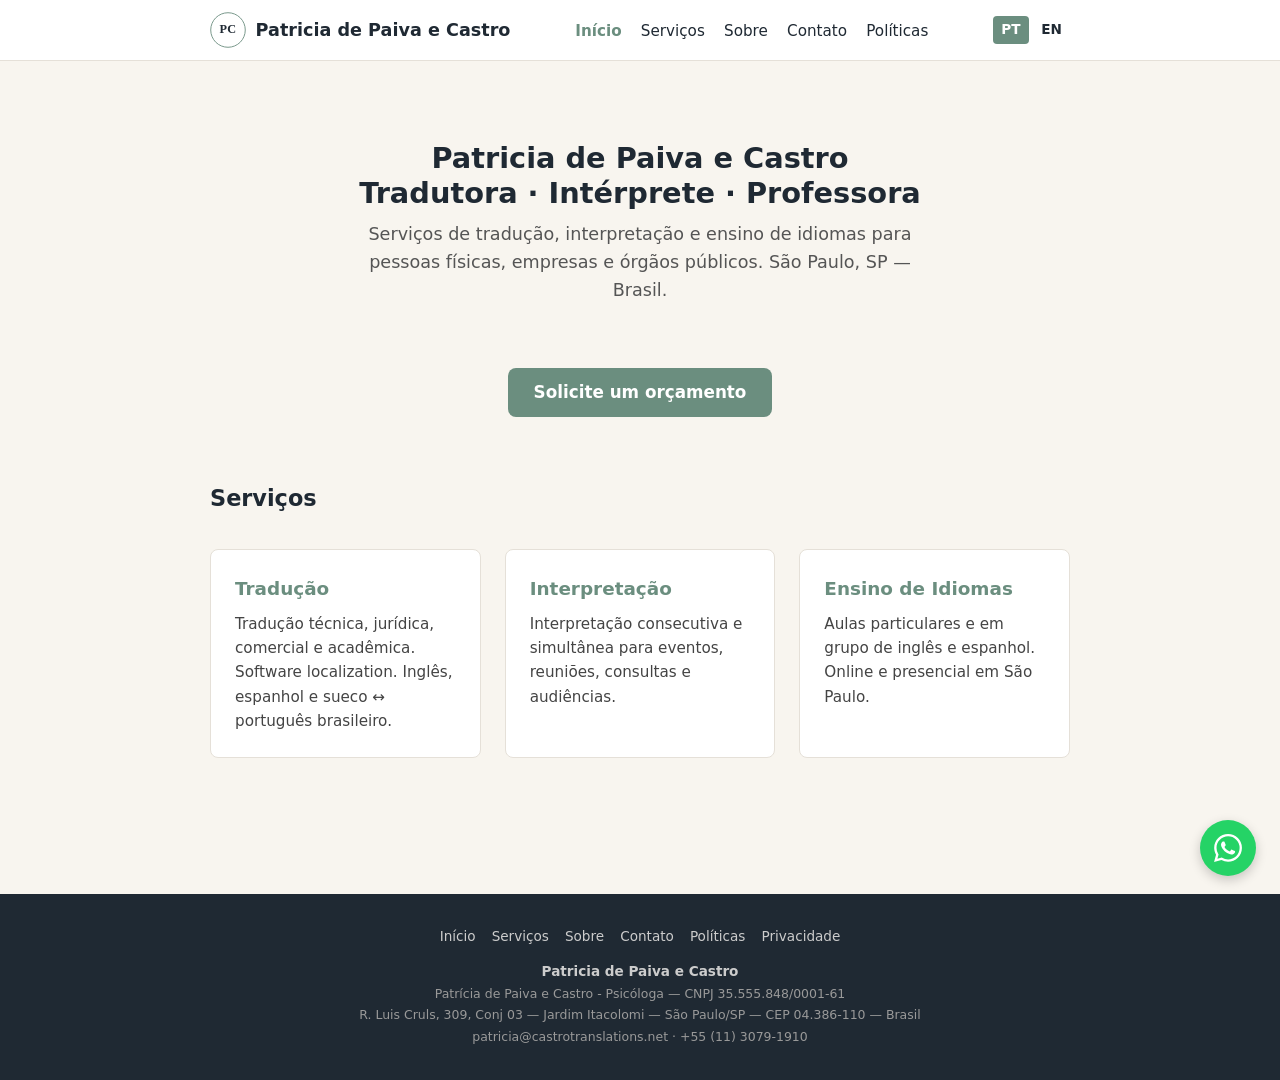
<file: index.html>
<!DOCTYPE html>
<html lang="pt-BR">
<head>
  <meta charset="UTF-8">
  <meta name="viewport" content="width=device-width, initial-scale=1.0">
  <meta name="theme-color" content="#6B8E7F">
  <title>Patricia de Paiva e Castro · Tradutora · Intérprete · Professora</title>
  <meta name="description" content="Serviços de tradução, interpretação e ensino de idiomas para pessoas físicas, empresas e órgãos públicos. São Paulo, SP — Brasil.">
  <meta property="og:title" content="Patricia de Paiva e Castro · Tradutora · Intérprete · Professora">
  <meta property="og:description" content="Serviços de tradução, interpretação e ensino de idiomas para pessoas físicas, empresas e órgãos públicos. São Paulo, SP — Brasil.">
  <meta property="og:type" content="website">
  <meta property="og:url" content="https://castrotranslations.net/index.html">
  <meta property="og:image" content="https://castrotranslations.net/assets/img/og-image.png">
  <meta property="og:site_name" content="Patricia de Paiva e Castro">
  <meta property="og:locale" content="pt_BR">
  <meta property="og:locale:alternate" content="en_US">
  <link rel="canonical" href="https://castrotranslations.net/index.html">
  <link rel="icon" href="/assets/img/favicon.svg" type="image/svg+xml">
  <link rel="alternate" hreflang="pt-BR" href="https://castrotranslations.net/index.html">
  <link rel="alternate" hreflang="en" href="https://castrotranslations.net/index.en.html">
  <link rel="stylesheet" href="/assets/css/style.css">
<body>
  <a href="#content" class="skip">Pular para o conteúdo</a>
  <header>
    <div class="header-inner">
      <div class="logo">
        <a href="/index.html"><img src="/assets/img/logo.svg" alt="Logo PC — Patricia de Paiva e Castro" width="36" height="36"></a>
        <a href="/index.html">Patricia de Paiva e Castro</a>
      </div>
      <nav aria-label="Navegação principal">
        <ul>
          <li><a href="/index.html" class="active">Início</a></li>
          <li><a href="/servicos.html">Serviços</a></li>
          <li><a href="/sobre.html">Sobre</a></li>
          <li><a href="/contato.html">Contato</a></li>
          <li><a href="/politicas.html">Políticas</a></li>
        </ul>
      </nav>
      <div class="lang-switch" aria-label="Seletor de idioma">
        <a hreflang="pt-BR" href="/index.html" class="active">PT</a>
        <a hreflang="en" href="/index.en.html">EN</a>
      </div>
    </div>
  </header>

  <main id="content">
    <div class="hero">
      <h1>Patricia de Paiva e Castro<br>Tradutora · Intérprete · Professora</h1>
      <p>Serviços de tradução, interpretação e ensino de idiomas para pessoas físicas, empresas e órgãos públicos. São Paulo, SP — Brasil.</p>
    </div>

    <div class="cta-wrap"><a href="/contato.html" class="cta">Solicite um orçamento</a></div>

    <section>
      <h2>Serviços</h2>
      <div class="cards">
        <div class="card">
          <h3>Tradução</h3>
          <p>Tradução técnica, jurídica, comercial e acadêmica. Software localization. Inglês, espanhol e sueco ↔ português brasileiro.</p>
        </div>
        <div class="card">
          <h3>Interpretação</h3>
          <p>Interpretação consecutiva e simultânea para eventos, reuniões, consultas e audiências.</p>
        </div>
        <div class="card">
          <h3>Ensino de Idiomas</h3>
          <p>Aulas particulares e em grupo de inglês e espanhol. Online e presencial em São Paulo.</p>
        </div>
      </div>
    </section>
  </main>

  <footer>
    <div class="footer-links">
      <a href="/index.html">Início</a>
      <a href="/servicos.html">Serviços</a>
      <a href="/sobre.html">Sobre</a>
      <a href="/contato.html">Contato</a>
      <a href="/politicas.html">Políticas</a>
      <a href="/privacidade.html">Privacidade</a>
    </div>
    <p>
      <strong>Patricia de Paiva e Castro</strong><br>
      <span class="footer-legal">
        Patrícia de Paiva e Castro - Psicóloga  —  CNPJ 35.555.848/0001-61<br>
        R. Luis Cruls, 309, Conj 03 — Jardim Itacolomi — São Paulo/SP — CEP 04.386-110 — Brasil<br>
        patricia@castrotranslations.net · +55 (11) 3079-1910
      </span>
    </p>
  </footer>
  <script src="/assets/js/lang-switcher.js"></script>
<a href="https://wa.me/5511992618480?text=Olá%20Patricia%2C%20vim%20pelo%20site%20castrotranslations.net" class="fab-whatsapp" aria-label="Conversar no WhatsApp" target="_blank" rel="noopener">
  <span class="fab-whatsapp-label">Fale conosco no WhatsApp</span>
  <svg viewBox="0 0 24 24" xmlns="http://www.w3.org/2000/svg"><path d="M17.472 14.382c-.297-.149-1.758-.867-2.03-.967-.273-.099-.471-.148-.67.149-.197.297-.767.966-.94 1.164-.173.199-.347.223-.644.075-.297-.149-1.255-.463-2.39-1.475-.883-.788-1.48-1.761-1.653-2.059-.173-.297-.018-.458.13-.606.134-.133.298-.347.446-.52.149-.174.198-.298.298-.497.099-.198.05-.371-.025-.52-.075-.149-.669-1.612-.916-2.207-.242-.579-.487-.5-.669-.51-.173-.008-.371-.01-.57-.01-.198 0-.52.074-.792.372-.272.297-1.04 1.016-1.04 2.479 0 1.462 1.065 2.875 1.213 3.074.149.198 2.096 3.2 5.077 4.487.709.306 1.262.489 1.694.625.712.227 1.36.195 1.871.118.571-.085 1.758-.719 2.006-1.413.248-.694.248-1.289.173-1.413-.074-.124-.272-.198-.57-.347m-5.421 7.403h-.004a9.87 9.87 0 01-5.031-1.378l-.361-.214-3.741.982.998-3.648-.235-.374a9.86 9.86 0 01-1.51-5.26c.001-5.45 4.436-9.884 9.888-9.884 2.64 0 5.122 1.03 6.988 2.898a9.825 9.825 0 012.893 6.994c-.003 5.45-4.437 9.884-9.885 9.884m8.413-18.297A11.815 11.815 0 0012.05 0C5.495 0 .16 5.335.157 11.892c0 2.096.547 4.142 1.588 5.945L.057 24l6.305-1.654a11.882 11.882 0 005.683 1.448h.005c6.554 0 11.89-5.335 11.893-11.893a11.821 11.821 0 00-3.48-8.413z"/></svg>
</a>
</body>
</html>
</file>
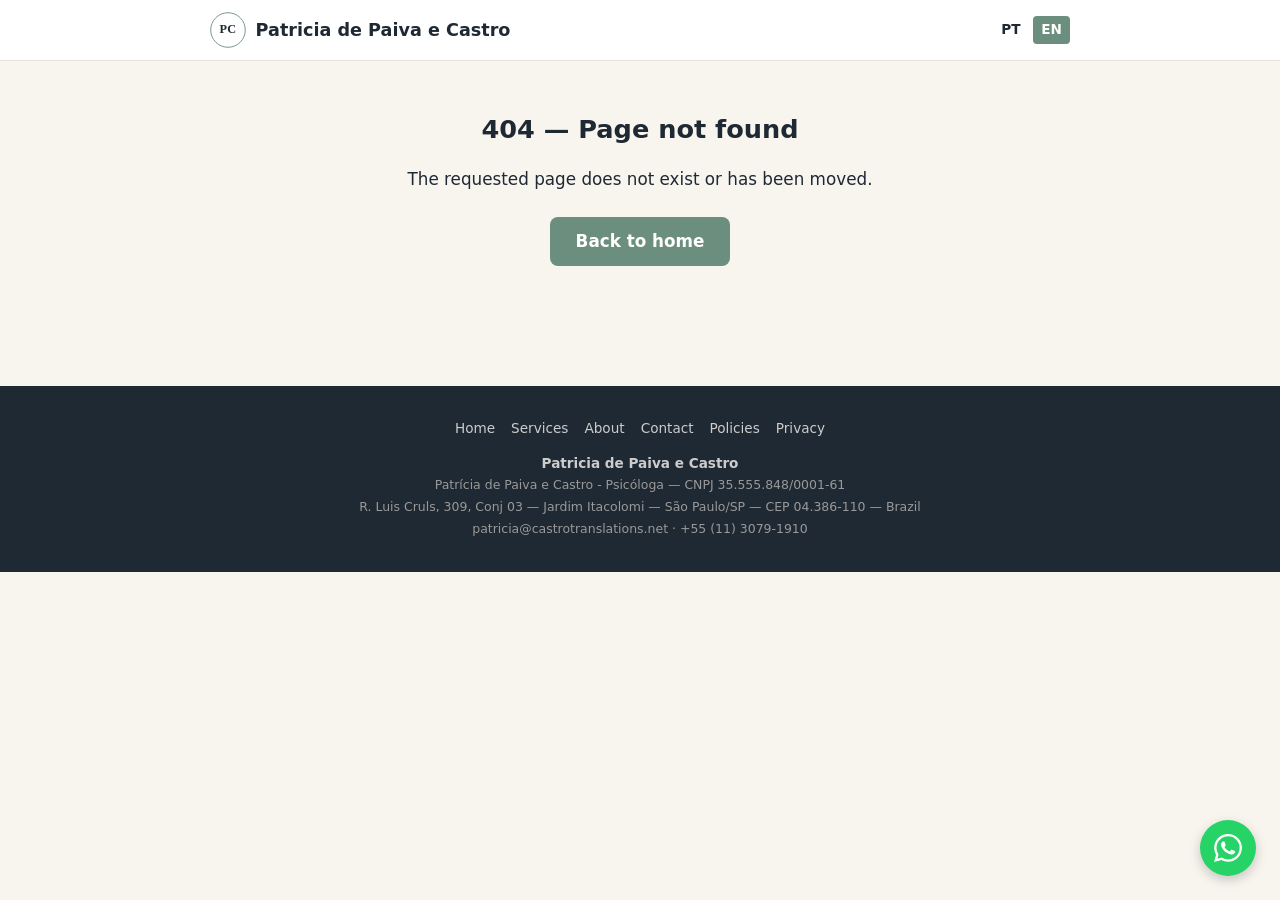
<file: 404.en.html>
<!DOCTYPE html>
<html lang="en">
<head>
  <meta charset="UTF-8">
  <meta name="viewport" content="width=device-width, initial-scale=1.0">
  <meta name="theme-color" content="#6B8E7F">
  <title>Page not found — Patricia de Paiva e Castro</title>
  <meta name="description" content="The requested page was not found.">
  <meta property="og:title" content="Page not found — Patricia de Paiva e Castro">
  <meta property="og:description" content="The requested page was not found.">
  <meta property="og:type" content="website">
  <meta property="og:url" content="https://castrotranslations.net/404.en.html">
  <meta property="og:image" content="https://castrotranslations.net/assets/img/og-image.png">
  <meta property="og:site_name" content="Patricia de Paiva e Castro">
  <meta property="og:locale" content="en_US">
  <meta property="og:locale:alternate" content="pt_BR">
  <link rel="canonical" href="https://castrotranslations.net/404.en.html">
  <link rel="icon" href="/assets/img/favicon.svg" type="image/svg+xml">
  <link rel="alternate" hreflang="pt-BR" href="https://castrotranslations.net/404.html">
  <link rel="alternate" hreflang="en" href="https://castrotranslations.net/404.en.html">
  <link rel="stylesheet" href="/assets/css/style.css">
<body>
  <a href="#content" class="skip">Skip to content</a>
  <header>
    <div class="header-inner">
      <div class="logo">
        <a href="/index.en.html"><img src="/assets/img/logo.svg" alt="Logo PC — Patricia de Paiva e Castro" width="36" height="36"></a>
        <a href="/index.en.html">Patricia de Paiva e Castro</a>
      </div>
      <div class="lang-switch" aria-label="Language selector">
        <a hreflang="pt-BR" href="/404.html">PT</a>
        <a hreflang="en" href="/404.en.html" class="active">EN</a>
      </div>
    </div>
  </header>

  <main id="content" class="error-page">
    <h1>404 — Page not found</h1>
    <p>The requested page does not exist or has been moved.</p>
    <a href="/index.en.html" class="cta">Back to home</a>
  </main>

  <footer>
    <div class="footer-links">
      <a href="/index.en.html">Home</a>
      <a href="/servicos.en.html">Services</a>
      <a href="/sobre.en.html">About</a>
      <a href="/contato.en.html">Contact</a>
      <a href="/politicas.en.html">Policies</a>
      <a href="/privacidade.en.html">Privacy</a>
    </div>
    <p>
      <strong>Patricia de Paiva e Castro</strong><br>
      <span class="footer-legal">
        Patrícia de Paiva e Castro - Psicóloga  —  CNPJ 35.555.848/0001-61<br>
        R. Luis Cruls, 309, Conj 03 — Jardim Itacolomi — São Paulo/SP — CEP 04.386-110 — Brazil<br>
        patricia@castrotranslations.net · +55 (11) 3079-1910
      </span>
    </p>
  </footer>
  <script src="/assets/js/lang-switcher.js"></script>
<a href="https://wa.me/5511992618480?text=Hello%20Patricia%2C%20I%20found%20your%20site%20castrotranslations.net" class="fab-whatsapp" aria-label="Chat on WhatsApp" target="_blank" rel="noopener">
  <span class="fab-whatsapp-label">Message us on WhatsApp</span>
  <svg viewBox="0 0 24 24" xmlns="http://www.w3.org/2000/svg"><path d="M17.472 14.382c-.297-.149-1.758-.867-2.03-.967-.273-.099-.471-.148-.67.149-.197.297-.767.966-.94 1.164-.173.199-.347.223-.644.075-.297-.149-1.255-.463-2.39-1.475-.883-.788-1.48-1.761-1.653-2.059-.173-.297-.018-.458.13-.606.134-.133.298-.347.446-.52.149-.174.198-.298.298-.497.099-.198.05-.371-.025-.52-.075-.149-.669-1.612-.916-2.207-.242-.579-.487-.5-.669-.51-.173-.008-.371-.01-.57-.01-.198 0-.52.074-.792.372-.272.297-1.04 1.016-1.04 2.479 0 1.462 1.065 2.875 1.213 3.074.149.198 2.096 3.2 5.077 4.487.709.306 1.262.489 1.694.625.712.227 1.36.195 1.871.118.571-.085 1.758-.719 2.006-1.413.248-.694.248-1.289.173-1.413-.074-.124-.272-.198-.57-.347m-5.421 7.403h-.004a9.87 9.87 0 01-5.031-1.378l-.361-.214-3.741.982.998-3.648-.235-.374a9.86 9.86 0 01-1.51-5.26c.001-5.45 4.436-9.884 9.888-9.884 2.64 0 5.122 1.03 6.988 2.898a9.825 9.825 0 012.893 6.994c-.003 5.45-4.437 9.884-9.885 9.884m8.413-18.297A11.815 11.815 0 0012.05 0C5.495 0 .16 5.335.157 11.892c0 2.096.547 4.142 1.588 5.945L.057 24l6.305-1.654a11.882 11.882 0 005.683 1.448h.005c6.554 0 11.89-5.335 11.893-11.893a11.821 11.821 0 00-3.48-8.413z"/></svg>
</a>
</body>
</html>
</file>
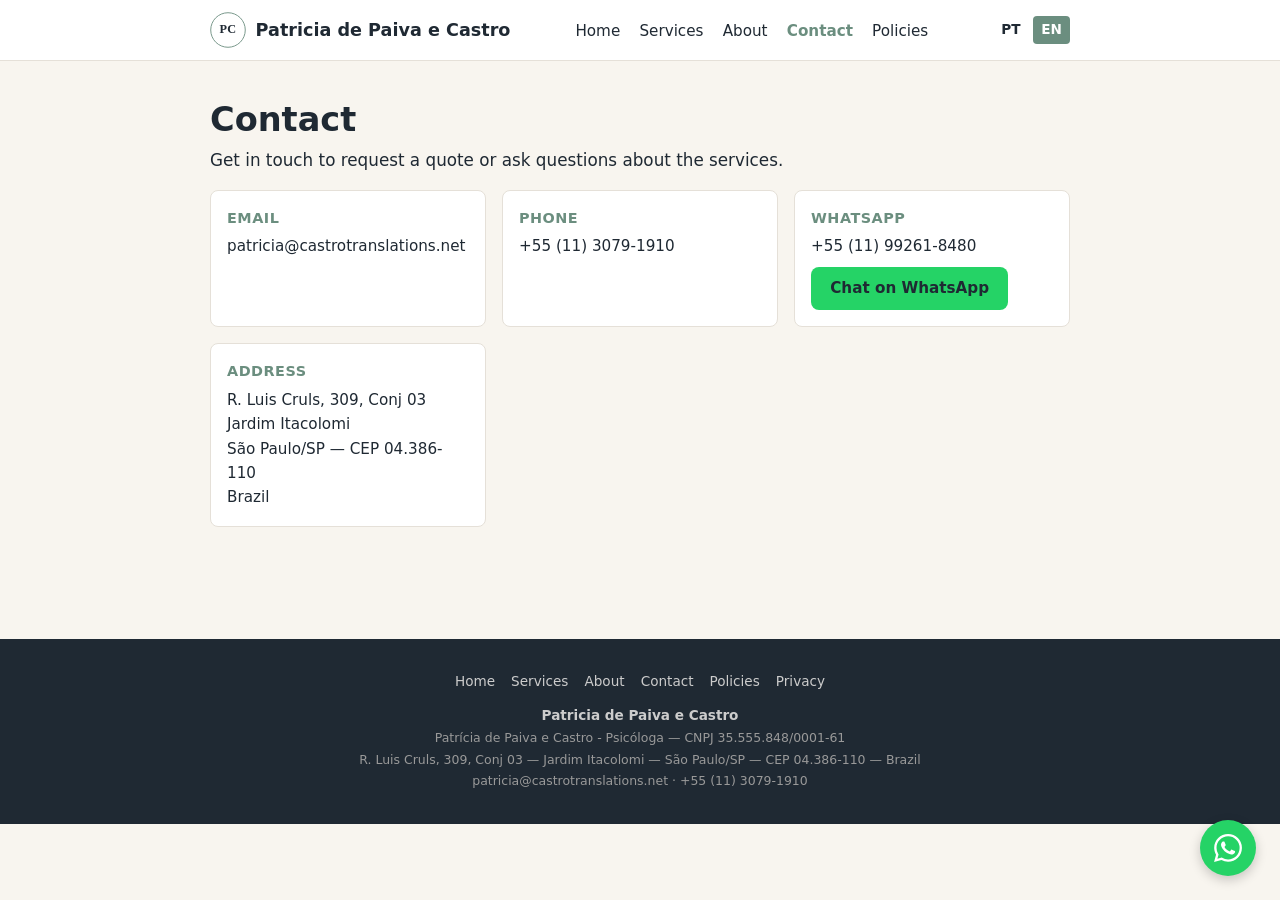
<file: contato.en.html>
<!DOCTYPE html>
<html lang="en">
<head>
  <meta charset="UTF-8">
  <meta name="viewport" content="width=device-width, initial-scale=1.0">
  <meta name="theme-color" content="#6B8E7F">
  <title>Contact — Patricia de Paiva e Castro</title>
  <meta name="description" content="Get in touch: email, phone, WhatsApp, and address. Patricia de Paiva e Castro — São Paulo, SP — Brazil.">
  <meta property="og:title" content="Contact — Patricia de Paiva e Castro">
  <meta property="og:description" content="Get in touch: email, phone, WhatsApp, and address. Patricia de Paiva e Castro — São Paulo, SP — Brazil.">
  <meta property="og:type" content="website">
  <meta property="og:url" content="https://castrotranslations.net/contato.en.html">
  <meta property="og:image" content="https://castrotranslations.net/assets/img/og-image.png">
  <meta property="og:site_name" content="Patricia de Paiva e Castro">
  <meta property="og:locale" content="en_US">
  <meta property="og:locale:alternate" content="pt_BR">
  <link rel="canonical" href="https://castrotranslations.net/contato.en.html">
  <link rel="icon" href="/assets/img/favicon.svg" type="image/svg+xml">
  <link rel="alternate" hreflang="pt-BR" href="https://castrotranslations.net/contato.html">
  <link rel="alternate" hreflang="en" href="https://castrotranslations.net/contato.en.html">
  <link rel="stylesheet" href="/assets/css/style.css">
<body>
  <a href="#content" class="skip">Skip to content</a>
  <header>
    <div class="header-inner">
      <div class="logo">
        <a href="/index.en.html"><img src="/assets/img/logo.svg" alt="Logo PC — Patricia de Paiva e Castro" width="36" height="36"></a>
        <a href="/index.en.html">Patricia de Paiva e Castro</a>
      </div>
      <nav aria-label="Main navigation">
        <ul>
          <li><a href="/index.en.html">Home</a></li>
          <li><a href="/servicos.en.html">Services</a></li>
          <li><a href="/sobre.en.html">About</a></li>
          <li><a href="/contato.en.html" class="active">Contact</a></li>
          <li><a href="/politicas.en.html">Policies</a></li>
        </ul>
      </nav>
      <div class="lang-switch" aria-label="Language selector">
        <a hreflang="pt-BR" href="/contato.html">PT</a>
        <a hreflang="en" href="/contato.en.html" class="active">EN</a>
      </div>
    </div>
  </header>

  <main id="content">
    <h1>Contact</h1>
    <p>Get in touch to request a quote or ask questions about the services.</p>

    <div class="contact-grid">
      <div class="contact-item">
        <h3>Email</h3>
        <p><a href="mailto:patricia@castrotranslations.net">patricia@castrotranslations.net</a></p>
      </div>
      <div class="contact-item">
        <h3>Phone</h3>
        <p>+55 (11) 3079-1910</p>
      </div>
      <div class="contact-item">
        <h3>WhatsApp</h3>
        <p>+55 (11) 99261-8480</p>
        <a href="https://wa.me/5511992618480?text=Hello%20Patricia%2C%20I%20found%20your%20site%20castrotranslations.net" class="whatsapp-btn" aria-label="Chat on WhatsApp">Chat on WhatsApp</a>
      </div>
      <div class="contact-item">
        <h3>Address</h3>
        <p>R. Luis Cruls, 309, Conj 03<br>Jardim Itacolomi<br>São Paulo/SP — CEP 04.386-110<br>Brazil</p>
      </div>
    </div>

  </main>

  <footer>
    <div class="footer-links">
      <a href="/index.en.html">Home</a>
      <a href="/servicos.en.html">Services</a>
      <a href="/sobre.en.html">About</a>
      <a href="/contato.en.html">Contact</a>
      <a href="/politicas.en.html">Policies</a>
      <a href="/privacidade.en.html">Privacy</a>
    </div>
    <p>
      <strong>Patricia de Paiva e Castro</strong><br>
      <span class="footer-legal">
        Patrícia de Paiva e Castro - Psicóloga  —  CNPJ 35.555.848/0001-61<br>
        R. Luis Cruls, 309, Conj 03 — Jardim Itacolomi — São Paulo/SP — CEP 04.386-110 — Brazil<br>
        patricia@castrotranslations.net · +55 (11) 3079-1910
      </span>
    </p>
  </footer>
  <script src="/assets/js/lang-switcher.js"></script>
<a href="https://wa.me/5511992618480?text=Hello%20Patricia%2C%20I%20found%20your%20site%20castrotranslations.net" class="fab-whatsapp" aria-label="Chat on WhatsApp" target="_blank" rel="noopener">
  <span class="fab-whatsapp-label">Message us on WhatsApp</span>
  <svg viewBox="0 0 24 24" xmlns="http://www.w3.org/2000/svg"><path d="M17.472 14.382c-.297-.149-1.758-.867-2.03-.967-.273-.099-.471-.148-.67.149-.197.297-.767.966-.94 1.164-.173.199-.347.223-.644.075-.297-.149-1.255-.463-2.39-1.475-.883-.788-1.48-1.761-1.653-2.059-.173-.297-.018-.458.13-.606.134-.133.298-.347.446-.52.149-.174.198-.298.298-.497.099-.198.05-.371-.025-.52-.075-.149-.669-1.612-.916-2.207-.242-.579-.487-.5-.669-.51-.173-.008-.371-.01-.57-.01-.198 0-.52.074-.792.372-.272.297-1.04 1.016-1.04 2.479 0 1.462 1.065 2.875 1.213 3.074.149.198 2.096 3.2 5.077 4.487.709.306 1.262.489 1.694.625.712.227 1.36.195 1.871.118.571-.085 1.758-.719 2.006-1.413.248-.694.248-1.289.173-1.413-.074-.124-.272-.198-.57-.347m-5.421 7.403h-.004a9.87 9.87 0 01-5.031-1.378l-.361-.214-3.741.982.998-3.648-.235-.374a9.86 9.86 0 01-1.51-5.26c.001-5.45 4.436-9.884 9.888-9.884 2.64 0 5.122 1.03 6.988 2.898a9.825 9.825 0 012.893 6.994c-.003 5.45-4.437 9.884-9.885 9.884m8.413-18.297A11.815 11.815 0 0012.05 0C5.495 0 .16 5.335.157 11.892c0 2.096.547 4.142 1.588 5.945L.057 24l6.305-1.654a11.882 11.882 0 005.683 1.448h.005c6.554 0 11.89-5.335 11.893-11.893a11.821 11.821 0 00-3.48-8.413z"/></svg>
</a>
</body>
</html>
</file>
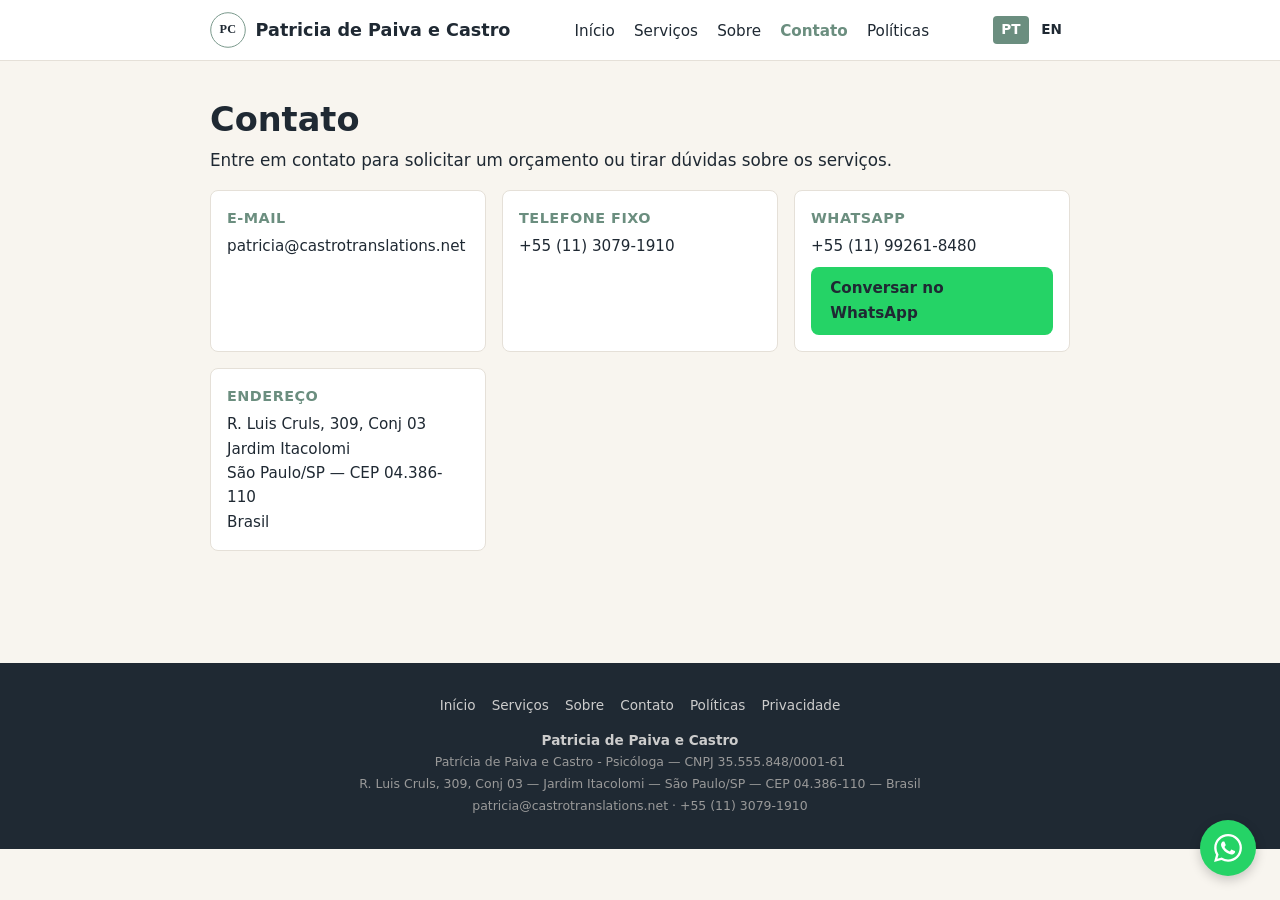
<file: contato.html>
<!DOCTYPE html>
<html lang="pt-BR">
<head>
  <meta charset="UTF-8">
  <meta name="viewport" content="width=device-width, initial-scale=1.0">
  <meta name="theme-color" content="#6B8E7F">
  <title>Contato — Patricia de Paiva e Castro</title>
  <meta name="description" content="Entre em contato: e-mail, telefone, WhatsApp e endereço. Patricia de Paiva e Castro — São Paulo, SP — Brasil.">
  <meta property="og:title" content="Contato — Patricia de Paiva e Castro">
  <meta property="og:description" content="Entre em contato: e-mail, telefone, WhatsApp e endereço. Patricia de Paiva e Castro — São Paulo, SP — Brasil.">
  <meta property="og:type" content="website">
  <meta property="og:url" content="https://castrotranslations.net/contato.html">
  <meta property="og:image" content="https://castrotranslations.net/assets/img/og-image.png">
  <meta property="og:site_name" content="Patricia de Paiva e Castro">
  <meta property="og:locale" content="pt_BR">
  <meta property="og:locale:alternate" content="en_US">
  <link rel="canonical" href="https://castrotranslations.net/contato.html">
  <link rel="icon" href="/assets/img/favicon.svg" type="image/svg+xml">
  <link rel="alternate" hreflang="pt-BR" href="https://castrotranslations.net/contato.html">
  <link rel="alternate" hreflang="en" href="https://castrotranslations.net/contato.en.html">
  <link rel="stylesheet" href="/assets/css/style.css">
<body>
  <a href="#content" class="skip">Pular para o conteúdo</a>
  <header>
    <div class="header-inner">
      <div class="logo">
        <a href="/index.html"><img src="/assets/img/logo.svg" alt="Logo PC — Patricia de Paiva e Castro" width="36" height="36"></a>
        <a href="/index.html">Patricia de Paiva e Castro</a>
      </div>
      <nav aria-label="Navegação principal">
        <ul>
          <li><a href="/index.html">Início</a></li>
          <li><a href="/servicos.html">Serviços</a></li>
          <li><a href="/sobre.html">Sobre</a></li>
          <li><a href="/contato.html" class="active">Contato</a></li>
          <li><a href="/politicas.html">Políticas</a></li>
        </ul>
      </nav>
      <div class="lang-switch" aria-label="Seletor de idioma">
        <a hreflang="pt-BR" href="/contato.html" class="active">PT</a>
        <a hreflang="en" href="/contato.en.html">EN</a>
      </div>
    </div>
  </header>

  <main id="content">
    <h1>Contato</h1>
    <p>Entre em contato para solicitar um orçamento ou tirar dúvidas sobre os serviços.</p>

    <div class="contact-grid">
      <div class="contact-item">
        <h3>E-mail</h3>
        <p><a href="mailto:patricia@castrotranslations.net">patricia@castrotranslations.net</a></p>
      </div>
      <div class="contact-item">
        <h3>Telefone fixo</h3>
        <p>+55 (11) 3079-1910</p>
      </div>
      <div class="contact-item">
        <h3>WhatsApp</h3>
        <p>+55 (11) 99261-8480</p>
        <a href="https://wa.me/5511992618480?text=Olá%20Patricia%2C%20vim%20pelo%20site%20castrotranslations.net" class="whatsapp-btn" aria-label="Conversar no WhatsApp">Conversar no WhatsApp</a>
      </div>
      <div class="contact-item">
        <h3>Endereço</h3>
        <p>R. Luis Cruls, 309, Conj 03<br>Jardim Itacolomi<br>São Paulo/SP — CEP 04.386-110<br>Brasil</p>
      </div>
    </div>

  </main>

  <footer>
    <div class="footer-links">
      <a href="/index.html">Início</a>
      <a href="/servicos.html">Serviços</a>
      <a href="/sobre.html">Sobre</a>
      <a href="/contato.html">Contato</a>
      <a href="/politicas.html">Políticas</a>
      <a href="/privacidade.html">Privacidade</a>
    </div>
    <p>
      <strong>Patricia de Paiva e Castro</strong><br>
      <span class="footer-legal">
        Patrícia de Paiva e Castro - Psicóloga  —  CNPJ 35.555.848/0001-61<br>
        R. Luis Cruls, 309, Conj 03 — Jardim Itacolomi — São Paulo/SP — CEP 04.386-110 — Brasil<br>
        patricia@castrotranslations.net · +55 (11) 3079-1910
      </span>
    </p>
  </footer>
  <script src="/assets/js/lang-switcher.js"></script>
<a href="https://wa.me/5511992618480?text=Olá%20Patricia%2C%20vim%20pelo%20site%20castrotranslations.net" class="fab-whatsapp" aria-label="Conversar no WhatsApp" target="_blank" rel="noopener">
  <span class="fab-whatsapp-label">Fale conosco no WhatsApp</span>
  <svg viewBox="0 0 24 24" xmlns="http://www.w3.org/2000/svg"><path d="M17.472 14.382c-.297-.149-1.758-.867-2.03-.967-.273-.099-.471-.148-.67.149-.197.297-.767.966-.94 1.164-.173.199-.347.223-.644.075-.297-.149-1.255-.463-2.39-1.475-.883-.788-1.48-1.761-1.653-2.059-.173-.297-.018-.458.13-.606.134-.133.298-.347.446-.52.149-.174.198-.298.298-.497.099-.198.05-.371-.025-.52-.075-.149-.669-1.612-.916-2.207-.242-.579-.487-.5-.669-.51-.173-.008-.371-.01-.57-.01-.198 0-.52.074-.792.372-.272.297-1.04 1.016-1.04 2.479 0 1.462 1.065 2.875 1.213 3.074.149.198 2.096 3.2 5.077 4.487.709.306 1.262.489 1.694.625.712.227 1.36.195 1.871.118.571-.085 1.758-.719 2.006-1.413.248-.694.248-1.289.173-1.413-.074-.124-.272-.198-.57-.347m-5.421 7.403h-.004a9.87 9.87 0 01-5.031-1.378l-.361-.214-3.741.982.998-3.648-.235-.374a9.86 9.86 0 01-1.51-5.26c.001-5.45 4.436-9.884 9.888-9.884 2.64 0 5.122 1.03 6.988 2.898a9.825 9.825 0 012.893 6.994c-.003 5.45-4.437 9.884-9.885 9.884m8.413-18.297A11.815 11.815 0 0012.05 0C5.495 0 .16 5.335.157 11.892c0 2.096.547 4.142 1.588 5.945L.057 24l6.305-1.654a11.882 11.882 0 005.683 1.448h.005c6.554 0 11.89-5.335 11.893-11.893a11.821 11.821 0 00-3.48-8.413z"/></svg>
</a>
</body>
</html>
</file>
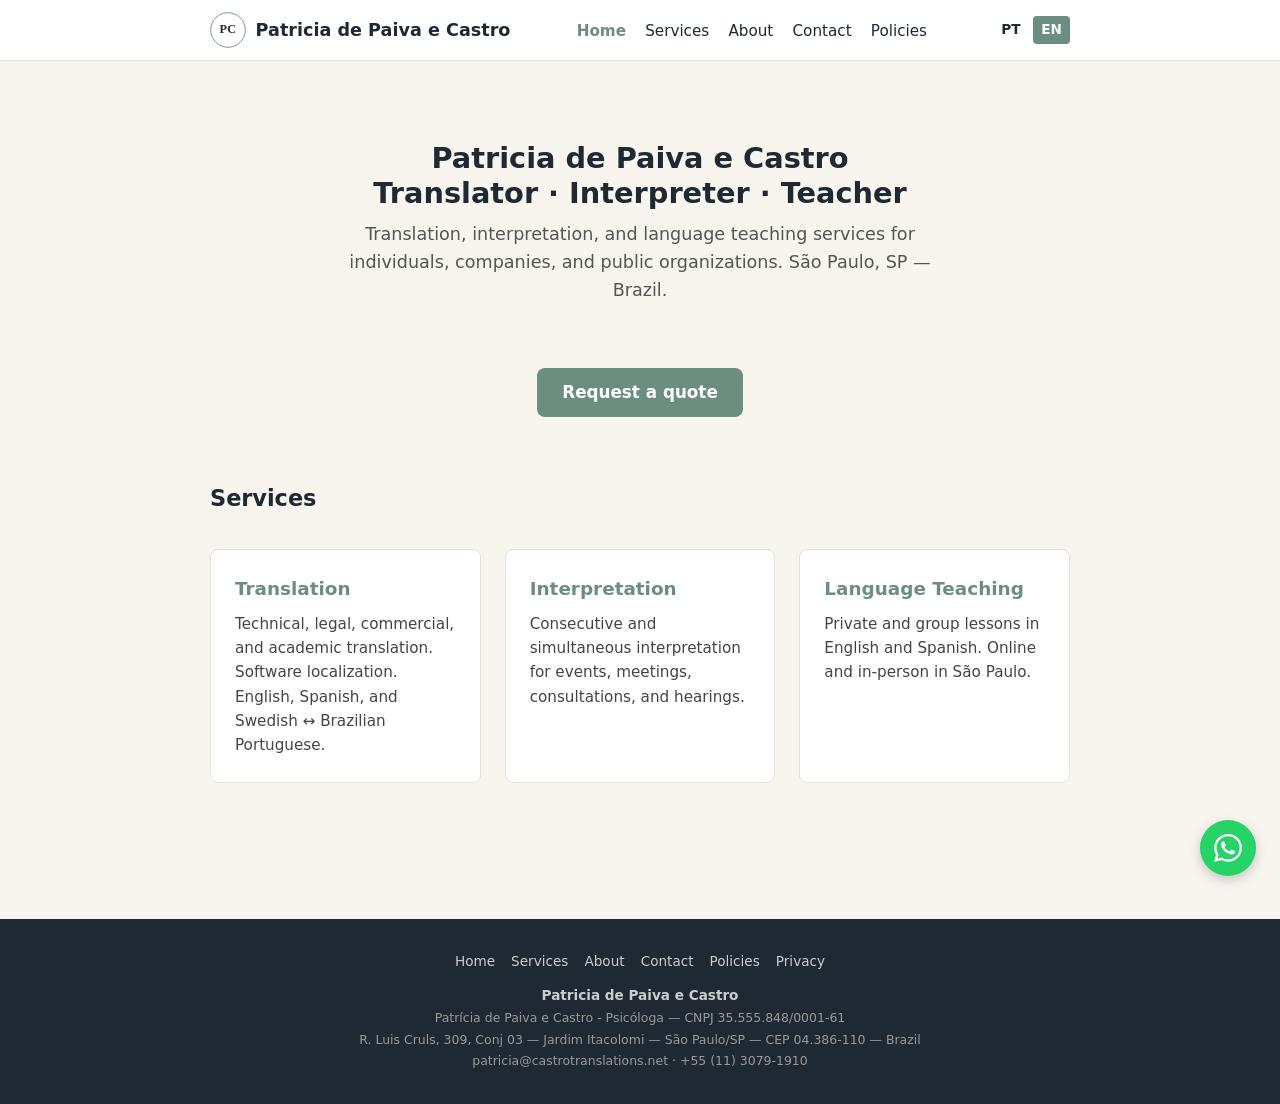
<file: index.en.html>
<!DOCTYPE html>
<html lang="en">
<head>
  <meta charset="UTF-8">
  <meta name="viewport" content="width=device-width, initial-scale=1.0">
  <meta name="theme-color" content="#6B8E7F">
  <title>Patricia de Paiva e Castro · Translator · Interpreter · Teacher</title>
  <meta name="description" content="Translation, interpretation, and language teaching services for individuals, companies, and public organizations. São Paulo, SP — Brazil.">
  <meta property="og:title" content="Patricia de Paiva e Castro · Translator · Interpreter · Teacher">
  <meta property="og:description" content="Translation, interpretation, and language teaching services for individuals, companies, and public organizations. São Paulo, SP — Brazil.">
  <meta property="og:type" content="website">
  <meta property="og:url" content="https://castrotranslations.net/index.en.html">
  <meta property="og:image" content="https://castrotranslations.net/assets/img/og-image.png">
  <meta property="og:site_name" content="Patricia de Paiva e Castro">
  <meta property="og:locale" content="en_US">
  <meta property="og:locale:alternate" content="pt_BR">
  <link rel="canonical" href="https://castrotranslations.net/index.en.html">
  <link rel="icon" href="/assets/img/favicon.svg" type="image/svg+xml">
  <link rel="alternate" hreflang="pt-BR" href="https://castrotranslations.net/index.html">
  <link rel="alternate" hreflang="en" href="https://castrotranslations.net/index.en.html">
  <link rel="stylesheet" href="/assets/css/style.css">
<body>
  <a href="#content" class="skip">Skip to content</a>
  <header>
    <div class="header-inner">
      <div class="logo">
        <a href="/index.en.html"><img src="/assets/img/logo.svg" alt="Logo PC — Patricia de Paiva e Castro" width="36" height="36"></a>
        <a href="/index.en.html">Patricia de Paiva e Castro</a>
      </div>
      <nav aria-label="Main navigation">
        <ul>
          <li><a href="/index.en.html" class="active">Home</a></li>
          <li><a href="/servicos.en.html">Services</a></li>
          <li><a href="/sobre.en.html">About</a></li>
          <li><a href="/contato.en.html">Contact</a></li>
          <li><a href="/politicas.en.html">Policies</a></li>
        </ul>
      </nav>
      <div class="lang-switch" aria-label="Language selector">
        <a hreflang="pt-BR" href="/index.html">PT</a>
        <a hreflang="en" href="/index.en.html" class="active">EN</a>
      </div>
    </div>
  </header>

  <main id="content">
    <div class="hero">
      <h1>Patricia de Paiva e Castro<br>Translator · Interpreter · Teacher</h1>
      <p>Translation, interpretation, and language teaching services for individuals, companies, and public organizations. São Paulo, SP — Brazil.</p>
    </div>

    <div class="cta-wrap"><a href="/contato.en.html" class="cta">Request a quote</a></div>

    <section>
      <h2>Services</h2>
      <div class="cards">
        <div class="card">
          <h3>Translation</h3>
          <p>Technical, legal, commercial, and academic translation. Software localization. English, Spanish, and Swedish ↔ Brazilian Portuguese.</p>
        </div>
        <div class="card">
          <h3>Interpretation</h3>
          <p>Consecutive and simultaneous interpretation for events, meetings, consultations, and hearings.</p>
        </div>
        <div class="card">
          <h3>Language Teaching</h3>
          <p>Private and group lessons in English and Spanish. Online and in-person in São Paulo.</p>
        </div>
      </div>
    </section>
  </main>

  <footer>
    <div class="footer-links">
      <a href="/index.en.html">Home</a>
      <a href="/servicos.en.html">Services</a>
      <a href="/sobre.en.html">About</a>
      <a href="/contato.en.html">Contact</a>
      <a href="/politicas.en.html">Policies</a>
      <a href="/privacidade.en.html">Privacy</a>
    </div>
    <p>
      <strong>Patricia de Paiva e Castro</strong><br>
      <span class="footer-legal">
        Patrícia de Paiva e Castro - Psicóloga  —  CNPJ 35.555.848/0001-61<br>
        R. Luis Cruls, 309, Conj 03 — Jardim Itacolomi — São Paulo/SP — CEP 04.386-110 — Brazil<br>
        patricia@castrotranslations.net · +55 (11) 3079-1910
      </span>
    </p>
  </footer>
  <script src="/assets/js/lang-switcher.js"></script>
<a href="https://wa.me/5511992618480?text=Hello%20Patricia%2C%20I%20found%20your%20site%20castrotranslations.net" class="fab-whatsapp" aria-label="Chat on WhatsApp" target="_blank" rel="noopener">
  <span class="fab-whatsapp-label">Message us on WhatsApp</span>
  <svg viewBox="0 0 24 24" xmlns="http://www.w3.org/2000/svg"><path d="M17.472 14.382c-.297-.149-1.758-.867-2.03-.967-.273-.099-.471-.148-.67.149-.197.297-.767.966-.94 1.164-.173.199-.347.223-.644.075-.297-.149-1.255-.463-2.39-1.475-.883-.788-1.48-1.761-1.653-2.059-.173-.297-.018-.458.13-.606.134-.133.298-.347.446-.52.149-.174.198-.298.298-.497.099-.198.05-.371-.025-.52-.075-.149-.669-1.612-.916-2.207-.242-.579-.487-.5-.669-.51-.173-.008-.371-.01-.57-.01-.198 0-.52.074-.792.372-.272.297-1.04 1.016-1.04 2.479 0 1.462 1.065 2.875 1.213 3.074.149.198 2.096 3.2 5.077 4.487.709.306 1.262.489 1.694.625.712.227 1.36.195 1.871.118.571-.085 1.758-.719 2.006-1.413.248-.694.248-1.289.173-1.413-.074-.124-.272-.198-.57-.347m-5.421 7.403h-.004a9.87 9.87 0 01-5.031-1.378l-.361-.214-3.741.982.998-3.648-.235-.374a9.86 9.86 0 01-1.51-5.26c.001-5.45 4.436-9.884 9.888-9.884 2.64 0 5.122 1.03 6.988 2.898a9.825 9.825 0 012.893 6.994c-.003 5.45-4.437 9.884-9.885 9.884m8.413-18.297A11.815 11.815 0 0012.05 0C5.495 0 .16 5.335.157 11.892c0 2.096.547 4.142 1.588 5.945L.057 24l6.305-1.654a11.882 11.882 0 005.683 1.448h.005c6.554 0 11.89-5.335 11.893-11.893a11.821 11.821 0 00-3.48-8.413z"/></svg>
</a>
</body>
</html>
</file>
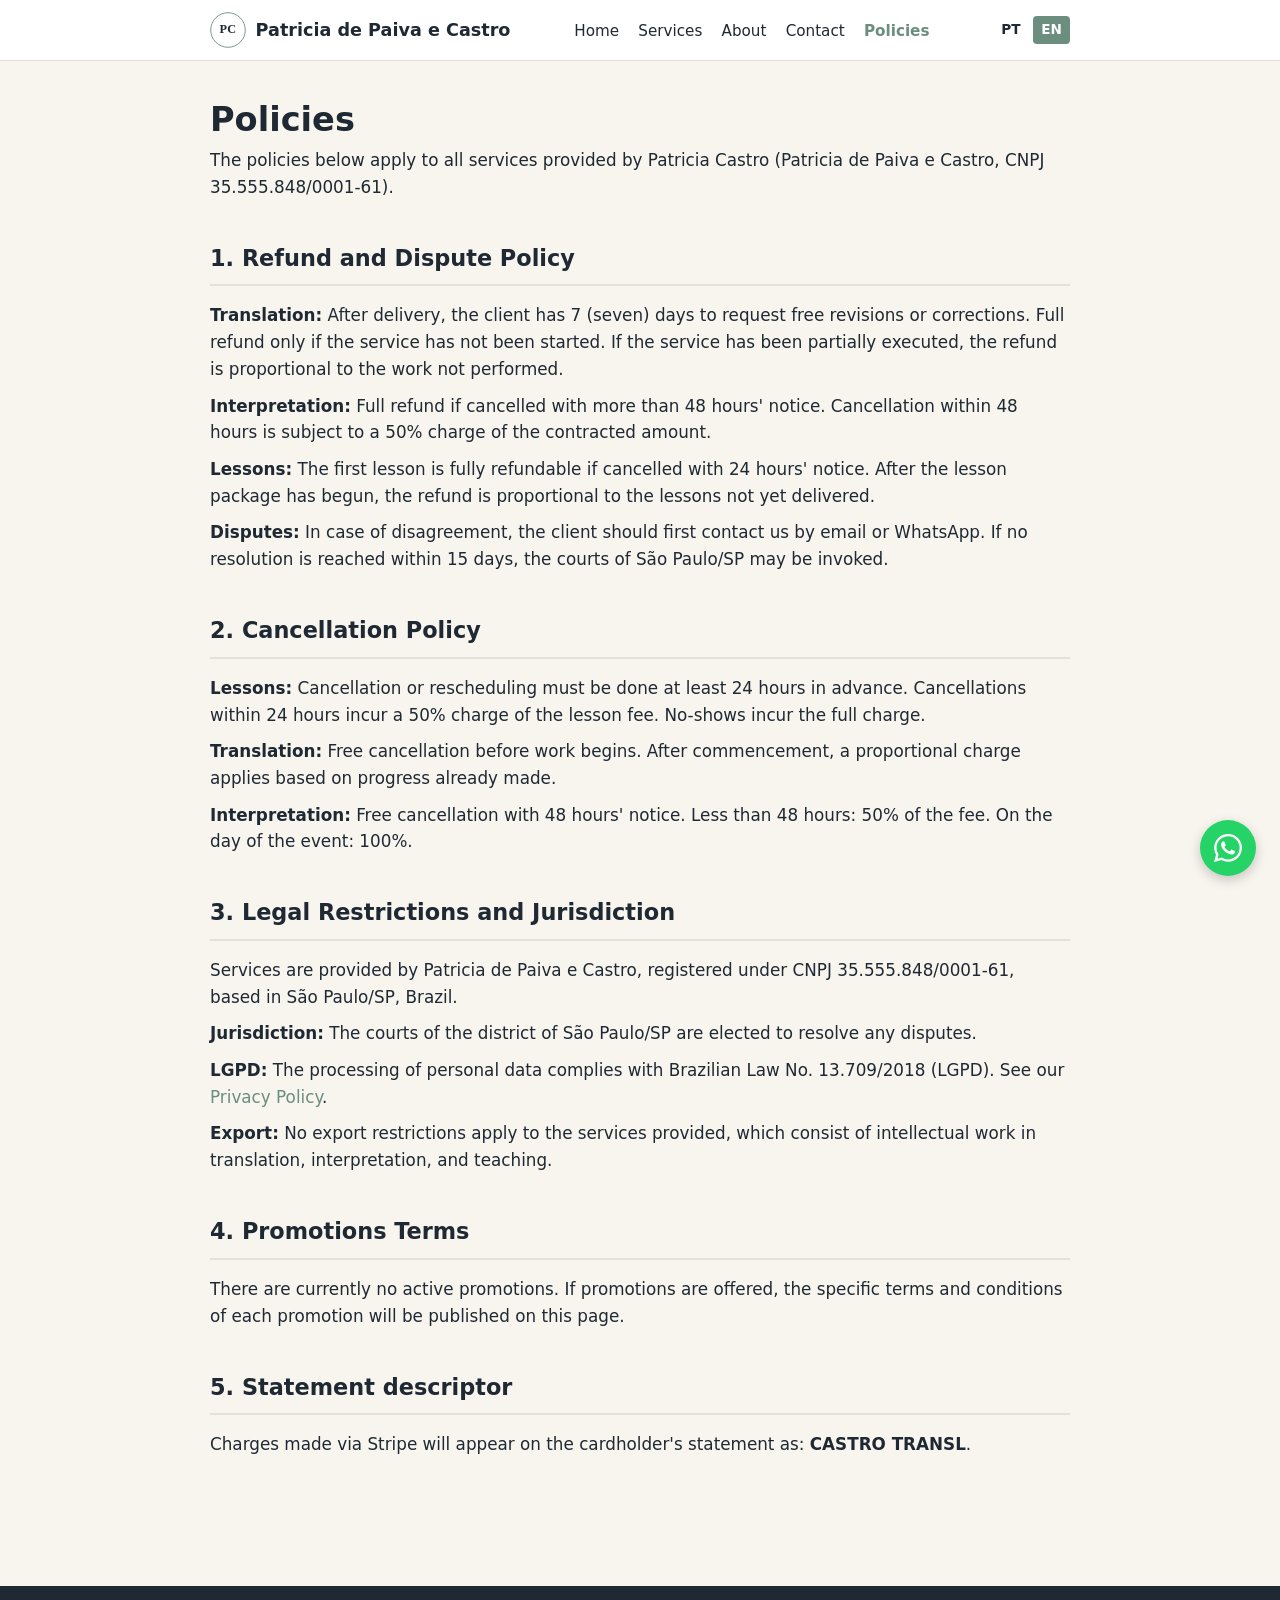
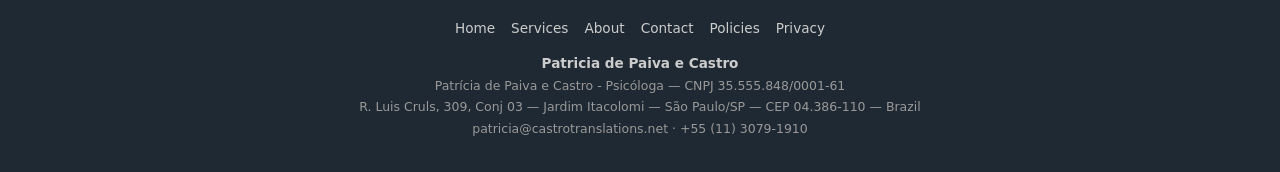
<file: politicas.en.html>
<!DOCTYPE html>
<html lang="en">
<head>
  <meta charset="UTF-8">
  <meta name="viewport" content="width=device-width, initial-scale=1.0">
  <meta name="theme-color" content="#6B8E7F">
  <title>Policies — Patricia de Paiva e Castro</title>
  <meta name="description" content="Refund, cancellation, legal restrictions, and promotions policies. Patricia de Paiva e Castro — São Paulo, SP — Brazil.">
  <meta property="og:title" content="Policies — Patricia de Paiva e Castro">
  <meta property="og:description" content="Refund, cancellation, legal restrictions, and promotions policies. Patricia de Paiva e Castro — São Paulo, SP — Brazil.">
  <meta property="og:type" content="website">
  <meta property="og:url" content="https://castrotranslations.net/politicas.en.html">
  <meta property="og:image" content="https://castrotranslations.net/assets/img/og-image.png">
  <meta property="og:site_name" content="Patricia de Paiva e Castro">
  <meta property="og:locale" content="en_US">
  <meta property="og:locale:alternate" content="pt_BR">
  <link rel="canonical" href="https://castrotranslations.net/politicas.en.html">
  <link rel="icon" href="/assets/img/favicon.svg" type="image/svg+xml">
  <link rel="alternate" hreflang="pt-BR" href="https://castrotranslations.net/politicas.html">
  <link rel="alternate" hreflang="en" href="https://castrotranslations.net/politicas.en.html">
  <link rel="stylesheet" href="/assets/css/style.css">
<body>
  <a href="#content" class="skip">Skip to content</a>
  <header>
    <div class="header-inner">
      <div class="logo">
        <a href="/index.en.html"><img src="/assets/img/logo.svg" alt="Logo PC — Patricia de Paiva e Castro" width="36" height="36"></a>
        <a href="/index.en.html">Patricia de Paiva e Castro</a>
      </div>
      <nav aria-label="Main navigation">
        <ul>
          <li><a href="/index.en.html">Home</a></li>
          <li><a href="/servicos.en.html">Services</a></li>
          <li><a href="/sobre.en.html">About</a></li>
          <li><a href="/contato.en.html">Contact</a></li>
          <li><a href="/politicas.en.html" class="active">Policies</a></li>
        </ul>
      </nav>
      <div class="lang-switch" aria-label="Language selector">
        <a hreflang="pt-BR" href="/politicas.html">PT</a>
        <a hreflang="en" href="/politicas.en.html" class="active">EN</a>
      </div>
    </div>
  </header>

  <main id="content">
    <h1>Policies</h1>
    <p>The policies below apply to all services provided by Patricia Castro (Patricia de Paiva e Castro, CNPJ 35.555.848/0001-61).</p>

    <section class="policy">
      <h2>1. Refund and Dispute Policy</h2>
      <p><strong>Translation:</strong> After delivery, the client has 7 (seven) days to request free revisions or corrections. Full refund only if the service has not been started. If the service has been partially executed, the refund is proportional to the work not performed.</p>
      <p><strong>Interpretation:</strong> Full refund if cancelled with more than 48 hours' notice. Cancellation within 48 hours is subject to a 50% charge of the contracted amount.</p>
      <p><strong>Lessons:</strong> The first lesson is fully refundable if cancelled with 24 hours' notice. After the lesson package has begun, the refund is proportional to the lessons not yet delivered.</p>
      <p><strong>Disputes:</strong> In case of disagreement, the client should first contact us by email or WhatsApp. If no resolution is reached within 15 days, the courts of São Paulo/SP may be invoked.</p>
    </section>

    <section class="policy">
      <h2>2. Cancellation Policy</h2>
      <p><strong>Lessons:</strong> Cancellation or rescheduling must be done at least 24 hours in advance. Cancellations within 24 hours incur a 50% charge of the lesson fee. No-shows incur the full charge.</p>
      <p><strong>Translation:</strong> Free cancellation before work begins. After commencement, a proportional charge applies based on progress already made.</p>
      <p><strong>Interpretation:</strong> Free cancellation with 48 hours' notice. Less than 48 hours: 50% of the fee. On the day of the event: 100%.</p>
    </section>

    <section class="policy">
      <h2>3. Legal Restrictions and Jurisdiction</h2>
      <p>Services are provided by Patricia de Paiva e Castro, registered under CNPJ 35.555.848/0001-61, based in São Paulo/SP, Brazil.</p>
      <p><strong>Jurisdiction:</strong> The courts of the district of São Paulo/SP are elected to resolve any disputes.</p>
      <p><strong>LGPD:</strong> The processing of personal data complies with Brazilian Law No. 13.709/2018 (LGPD). See our <a href="/privacidade.en.html">Privacy Policy</a>.</p>
      <p><strong>Export:</strong> No export restrictions apply to the services provided, which consist of intellectual work in translation, interpretation, and teaching.</p>
    </section>

    <section class="policy">
      <h2>4. Promotions Terms</h2>
      <p>There are currently no active promotions. If promotions are offered, the specific terms and conditions of each promotion will be published on this page.</p>
    </section>

    <section class="policy">
      <h2>5. Statement descriptor</h2>
      <p>Charges made via Stripe will appear on the cardholder's statement as: <strong>CASTRO TRANSL</strong>.</p>
    </section>
  </main>

  <footer>
    <div class="footer-links">
      <a href="/index.en.html">Home</a>
      <a href="/servicos.en.html">Services</a>
      <a href="/sobre.en.html">About</a>
      <a href="/contato.en.html">Contact</a>
      <a href="/politicas.en.html">Policies</a>
      <a href="/privacidade.en.html">Privacy</a>
    </div>
    <p>
      <strong>Patricia de Paiva e Castro</strong><br>
      <span class="footer-legal">
        Patrícia de Paiva e Castro - Psicóloga  —  CNPJ 35.555.848/0001-61<br>
        R. Luis Cruls, 309, Conj 03 — Jardim Itacolomi — São Paulo/SP — CEP 04.386-110 — Brazil<br>
        patricia@castrotranslations.net · +55 (11) 3079-1910
      </span>
    </p>
  </footer>
  <script src="/assets/js/lang-switcher.js"></script>
<a href="https://wa.me/5511992618480?text=Hello%20Patricia%2C%20I%20found%20your%20site%20castrotranslations.net" class="fab-whatsapp" aria-label="Chat on WhatsApp" target="_blank" rel="noopener">
  <span class="fab-whatsapp-label">Message us on WhatsApp</span>
  <svg viewBox="0 0 24 24" xmlns="http://www.w3.org/2000/svg"><path d="M17.472 14.382c-.297-.149-1.758-.867-2.03-.967-.273-.099-.471-.148-.67.149-.197.297-.767.966-.94 1.164-.173.199-.347.223-.644.075-.297-.149-1.255-.463-2.39-1.475-.883-.788-1.48-1.761-1.653-2.059-.173-.297-.018-.458.13-.606.134-.133.298-.347.446-.52.149-.174.198-.298.298-.497.099-.198.05-.371-.025-.52-.075-.149-.669-1.612-.916-2.207-.242-.579-.487-.5-.669-.51-.173-.008-.371-.01-.57-.01-.198 0-.52.074-.792.372-.272.297-1.04 1.016-1.04 2.479 0 1.462 1.065 2.875 1.213 3.074.149.198 2.096 3.2 5.077 4.487.709.306 1.262.489 1.694.625.712.227 1.36.195 1.871.118.571-.085 1.758-.719 2.006-1.413.248-.694.248-1.289.173-1.413-.074-.124-.272-.198-.57-.347m-5.421 7.403h-.004a9.87 9.87 0 01-5.031-1.378l-.361-.214-3.741.982.998-3.648-.235-.374a9.86 9.86 0 01-1.51-5.26c.001-5.45 4.436-9.884 9.888-9.884 2.64 0 5.122 1.03 6.988 2.898a9.825 9.825 0 012.893 6.994c-.003 5.45-4.437 9.884-9.885 9.884m8.413-18.297A11.815 11.815 0 0012.05 0C5.495 0 .16 5.335.157 11.892c0 2.096.547 4.142 1.588 5.945L.057 24l6.305-1.654a11.882 11.882 0 005.683 1.448h.005c6.554 0 11.89-5.335 11.893-11.893a11.821 11.821 0 00-3.48-8.413z"/></svg>
</a>
</body>
</html>
</file>
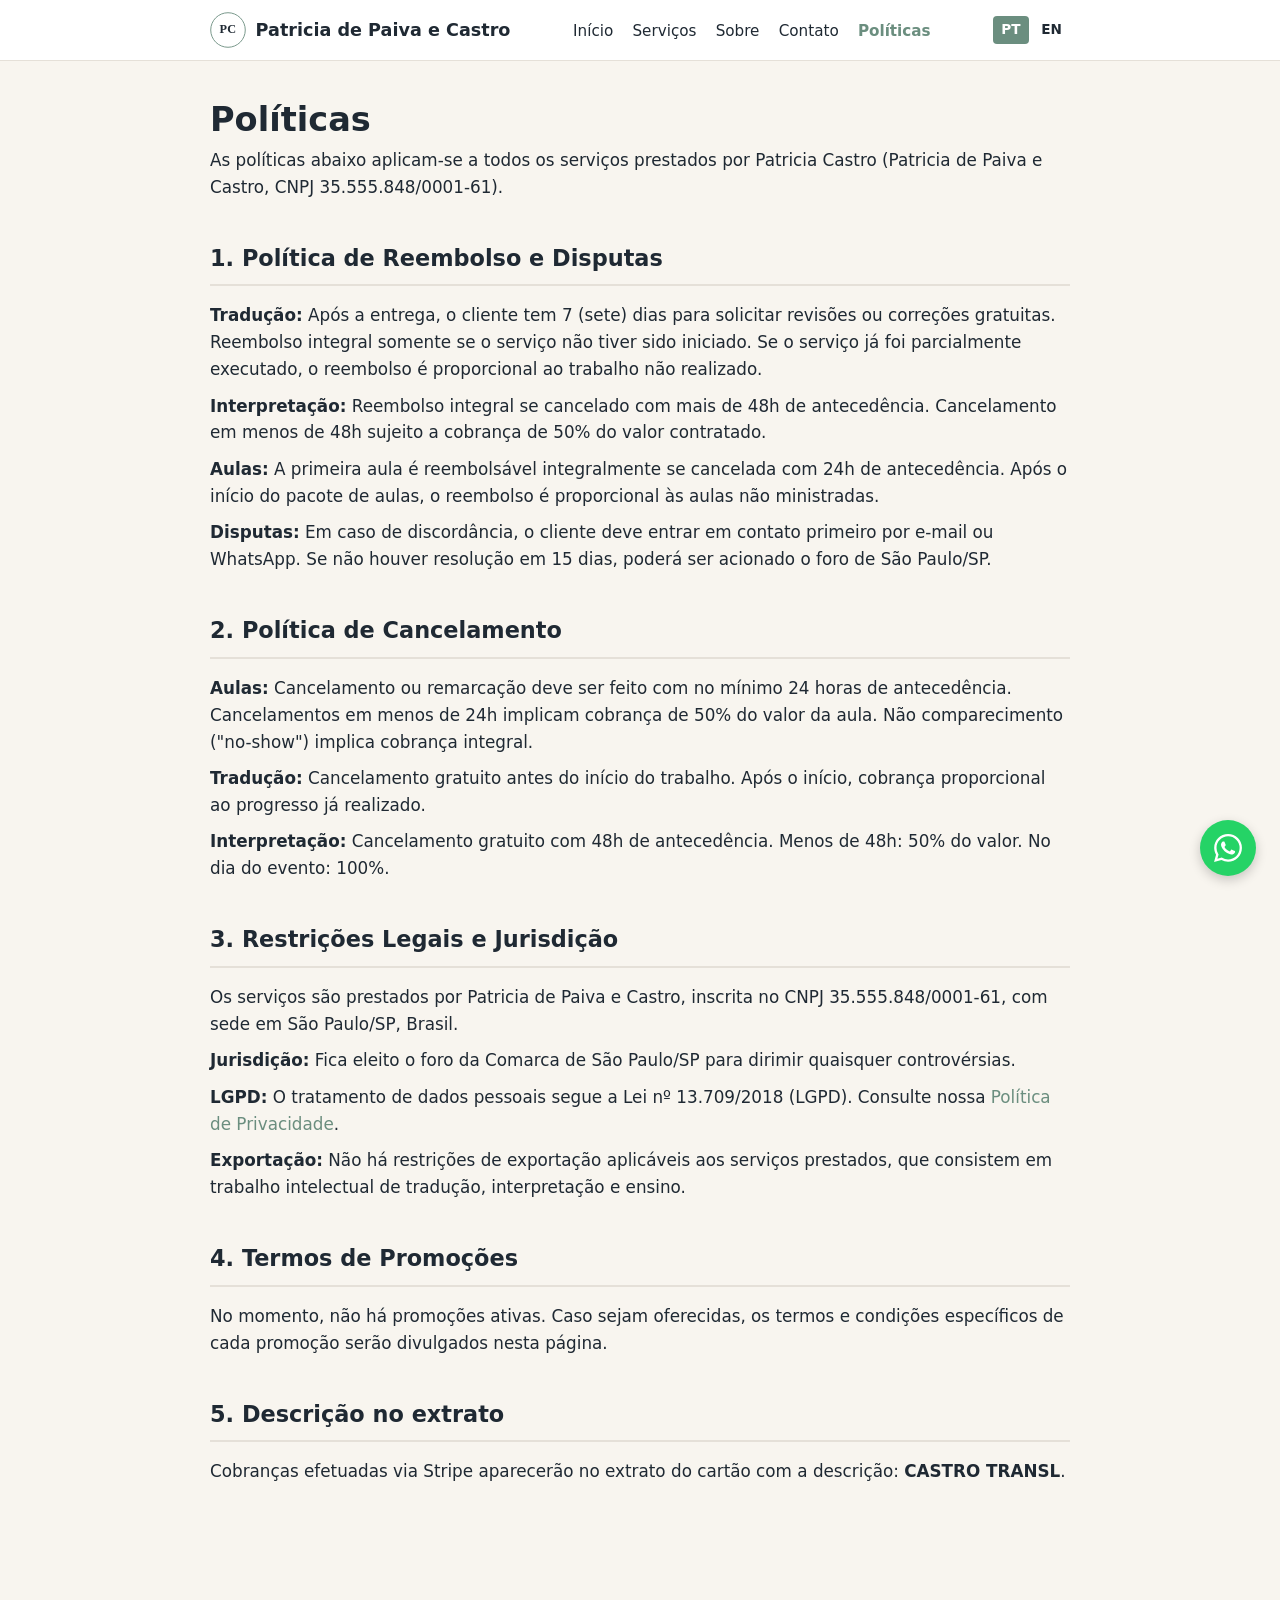
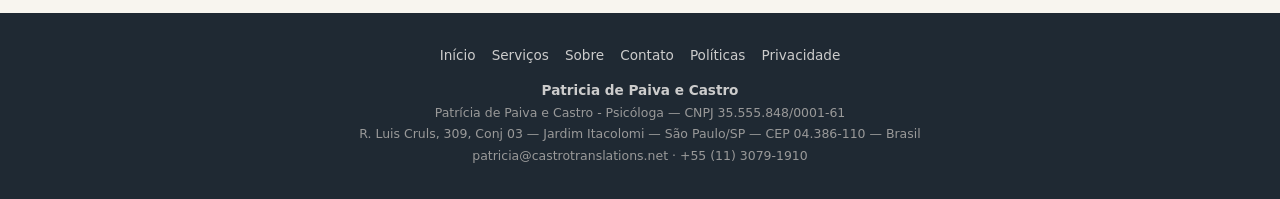
<file: politicas.html>
<!DOCTYPE html>
<html lang="pt-BR">
<head>
  <meta charset="UTF-8">
  <meta name="viewport" content="width=device-width, initial-scale=1.0">
  <meta name="theme-color" content="#6B8E7F">
  <title>Políticas — Patricia de Paiva e Castro</title>
  <meta name="description" content="Políticas de reembolso, cancelamento, restrições legais e promoções. Patricia de Paiva e Castro — São Paulo, SP — Brasil.">
  <meta property="og:title" content="Políticas — Patricia de Paiva e Castro">
  <meta property="og:description" content="Políticas de reembolso, cancelamento, restrições legais e promoções. Patricia de Paiva e Castro — São Paulo, SP — Brasil.">
  <meta property="og:type" content="website">
  <meta property="og:url" content="https://castrotranslations.net/politicas.html">
  <meta property="og:image" content="https://castrotranslations.net/assets/img/og-image.png">
  <meta property="og:site_name" content="Patricia de Paiva e Castro">
  <meta property="og:locale" content="pt_BR">
  <meta property="og:locale:alternate" content="en_US">
  <link rel="canonical" href="https://castrotranslations.net/politicas.html">
  <link rel="icon" href="/assets/img/favicon.svg" type="image/svg+xml">
  <link rel="alternate" hreflang="pt-BR" href="https://castrotranslations.net/politicas.html">
  <link rel="alternate" hreflang="en" href="https://castrotranslations.net/politicas.en.html">
  <link rel="stylesheet" href="/assets/css/style.css">
<body>
  <a href="#content" class="skip">Pular para o conteúdo</a>
  <header>
    <div class="header-inner">
      <div class="logo">
        <a href="/index.html"><img src="/assets/img/logo.svg" alt="Logo PC — Patricia de Paiva e Castro" width="36" height="36"></a>
        <a href="/index.html">Patricia de Paiva e Castro</a>
      </div>
      <nav aria-label="Navegação principal">
        <ul>
          <li><a href="/index.html">Início</a></li>
          <li><a href="/servicos.html">Serviços</a></li>
          <li><a href="/sobre.html">Sobre</a></li>
          <li><a href="/contato.html">Contato</a></li>
          <li><a href="/politicas.html" class="active">Políticas</a></li>
        </ul>
      </nav>
      <div class="lang-switch" aria-label="Seletor de idioma">
        <a hreflang="pt-BR" href="/politicas.html" class="active">PT</a>
        <a hreflang="en" href="/politicas.en.html">EN</a>
      </div>
    </div>
  </header>

  <main id="content">
    <h1>Políticas</h1>
    <p>As políticas abaixo aplicam-se a todos os serviços prestados por Patricia Castro (Patricia de Paiva e Castro, CNPJ 35.555.848/0001-61).</p>

    <section class="policy">
      <h2>1. Política de Reembolso e Disputas</h2>
      <p><strong>Tradução:</strong> Após a entrega, o cliente tem 7 (sete) dias para solicitar revisões ou correções gratuitas. Reembolso integral somente se o serviço não tiver sido iniciado. Se o serviço já foi parcialmente executado, o reembolso é proporcional ao trabalho não realizado.</p>
      <p><strong>Interpretação:</strong> Reembolso integral se cancelado com mais de 48h de antecedência. Cancelamento em menos de 48h sujeito a cobrança de 50% do valor contratado.</p>
      <p><strong>Aulas:</strong> A primeira aula é reembolsável integralmente se cancelada com 24h de antecedência. Após o início do pacote de aulas, o reembolso é proporcional às aulas não ministradas.</p>
      <p><strong>Disputas:</strong> Em caso de discordância, o cliente deve entrar em contato primeiro por e-mail ou WhatsApp. Se não houver resolução em 15 dias, poderá ser acionado o foro de São Paulo/SP.</p>
    </section>

    <section class="policy">
      <h2>2. Política de Cancelamento</h2>
      <p><strong>Aulas:</strong> Cancelamento ou remarcação deve ser feito com no mínimo 24 horas de antecedência. Cancelamentos em menos de 24h implicam cobrança de 50% do valor da aula. Não comparecimento ("no-show") implica cobrança integral.</p>
      <p><strong>Tradução:</strong> Cancelamento gratuito antes do início do trabalho. Após o início, cobrança proporcional ao progresso já realizado.</p>
      <p><strong>Interpretação:</strong> Cancelamento gratuito com 48h de antecedência. Menos de 48h: 50% do valor. No dia do evento: 100%.</p>
    </section>

    <section class="policy">
      <h2>3. Restrições Legais e Jurisdição</h2>
      <p>Os serviços são prestados por Patricia de Paiva e Castro, inscrita no CNPJ 35.555.848/0001-61, com sede em São Paulo/SP, Brasil.</p>
      <p><strong>Jurisdição:</strong> Fica eleito o foro da Comarca de São Paulo/SP para dirimir quaisquer controvérsias.</p>
      <p><strong>LGPD:</strong> O tratamento de dados pessoais segue a Lei nº 13.709/2018 (LGPD). Consulte nossa <a href="/privacidade.html">Política de Privacidade</a>.</p>
      <p><strong>Exportação:</strong> Não há restrições de exportação aplicáveis aos serviços prestados, que consistem em trabalho intelectual de tradução, interpretação e ensino.</p>
    </section>

    <section class="policy">
      <h2>4. Termos de Promoções</h2>
      <p>No momento, não há promoções ativas. Caso sejam oferecidas, os termos e condições específicos de cada promoção serão divulgados nesta página.</p>
    </section>

    <section class="policy">
      <h2>5. Descrição no extrato</h2>
      <p>Cobranças efetuadas via Stripe aparecerão no extrato do cartão com a descrição: <strong>CASTRO TRANSL</strong>.</p>
    </section>
  </main>

  <footer>
    <div class="footer-links">
      <a href="/index.html">Início</a>
      <a href="/servicos.html">Serviços</a>
      <a href="/sobre.html">Sobre</a>
      <a href="/contato.html">Contato</a>
      <a href="/politicas.html">Políticas</a>
      <a href="/privacidade.html">Privacidade</a>
    </div>
    <p>
      <strong>Patricia de Paiva e Castro</strong><br>
      <span class="footer-legal">
        Patrícia de Paiva e Castro - Psicóloga  —  CNPJ 35.555.848/0001-61<br>
        R. Luis Cruls, 309, Conj 03 — Jardim Itacolomi — São Paulo/SP — CEP 04.386-110 — Brasil<br>
        patricia@castrotranslations.net · +55 (11) 3079-1910
      </span>
    </p>
  </footer>
  <script src="/assets/js/lang-switcher.js"></script>
<a href="https://wa.me/5511992618480?text=Olá%20Patricia%2C%20vim%20pelo%20site%20castrotranslations.net" class="fab-whatsapp" aria-label="Conversar no WhatsApp" target="_blank" rel="noopener">
  <span class="fab-whatsapp-label">Fale conosco no WhatsApp</span>
  <svg viewBox="0 0 24 24" xmlns="http://www.w3.org/2000/svg"><path d="M17.472 14.382c-.297-.149-1.758-.867-2.03-.967-.273-.099-.471-.148-.67.149-.197.297-.767.966-.94 1.164-.173.199-.347.223-.644.075-.297-.149-1.255-.463-2.39-1.475-.883-.788-1.48-1.761-1.653-2.059-.173-.297-.018-.458.13-.606.134-.133.298-.347.446-.52.149-.174.198-.298.298-.497.099-.198.05-.371-.025-.52-.075-.149-.669-1.612-.916-2.207-.242-.579-.487-.5-.669-.51-.173-.008-.371-.01-.57-.01-.198 0-.52.074-.792.372-.272.297-1.04 1.016-1.04 2.479 0 1.462 1.065 2.875 1.213 3.074.149.198 2.096 3.2 5.077 4.487.709.306 1.262.489 1.694.625.712.227 1.36.195 1.871.118.571-.085 1.758-.719 2.006-1.413.248-.694.248-1.289.173-1.413-.074-.124-.272-.198-.57-.347m-5.421 7.403h-.004a9.87 9.87 0 01-5.031-1.378l-.361-.214-3.741.982.998-3.648-.235-.374a9.86 9.86 0 01-1.51-5.26c.001-5.45 4.436-9.884 9.888-9.884 2.64 0 5.122 1.03 6.988 2.898a9.825 9.825 0 012.893 6.994c-.003 5.45-4.437 9.884-9.885 9.884m8.413-18.297A11.815 11.815 0 0012.05 0C5.495 0 .16 5.335.157 11.892c0 2.096.547 4.142 1.588 5.945L.057 24l6.305-1.654a11.882 11.882 0 005.683 1.448h.005c6.554 0 11.89-5.335 11.893-11.893a11.821 11.821 0 00-3.48-8.413z"/></svg>
</a>
</body>
</html>
</file>
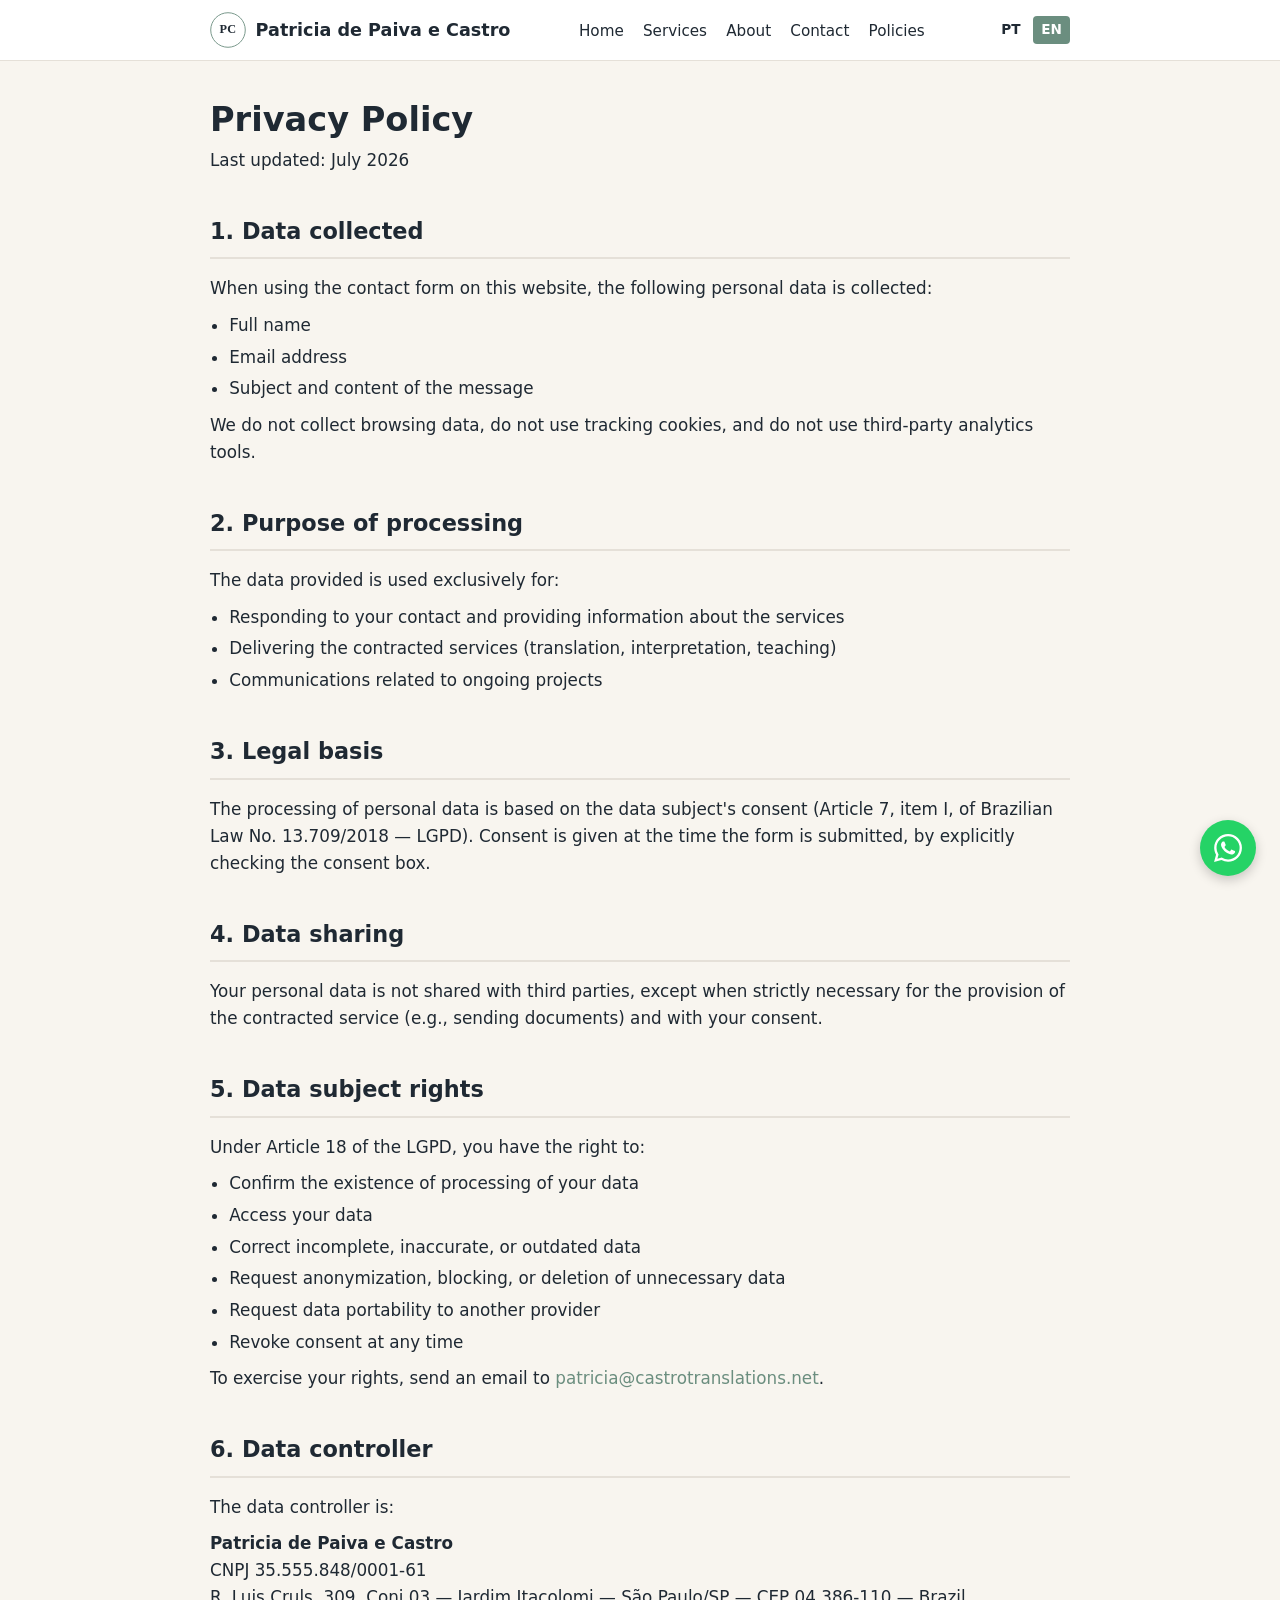
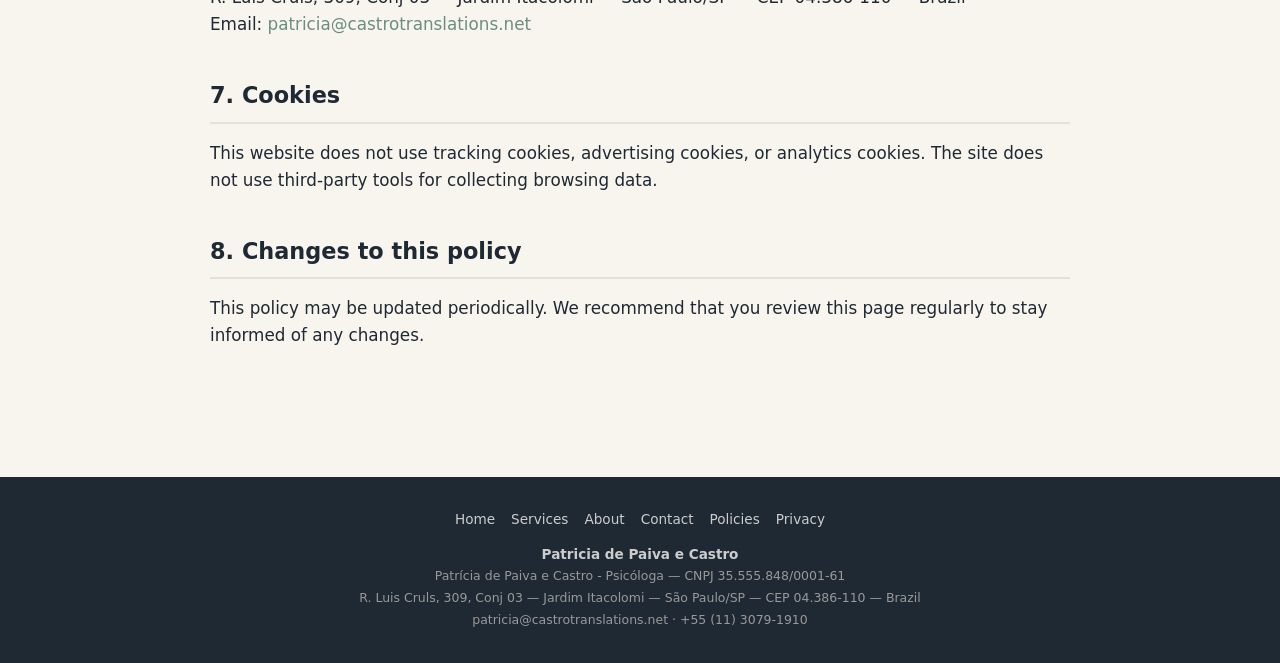
<file: privacidade.en.html>
<!DOCTYPE html>
<html lang="en">
<head>
  <meta charset="UTF-8">
  <meta name="viewport" content="width=device-width, initial-scale=1.0">
  <meta name="theme-color" content="#6B8E7F">
  <title>Privacy Policy — Patricia de Paiva e Castro</title>
  <meta name="description" content="Privacy Policy — LGPD (Brazilian General Data Protection Law). How your personal data is handled by Patricia de Paiva e Castro.">
  <meta property="og:title" content="Privacy Policy — Patricia de Paiva e Castro">
  <meta property="og:description" content="Privacy Policy — LGPD (Brazilian General Data Protection Law). How your personal data is handled by Patricia de Paiva e Castro.">
  <meta property="og:type" content="website">
  <meta property="og:url" content="https://castrotranslations.net/privacidade.en.html">
  <meta property="og:image" content="https://castrotranslations.net/assets/img/og-image.png">
  <meta property="og:site_name" content="Patricia de Paiva e Castro">
  <meta property="og:locale" content="en_US">
  <meta property="og:locale:alternate" content="pt_BR">
  <link rel="canonical" href="https://castrotranslations.net/privacidade.en.html">
  <link rel="icon" href="/assets/img/favicon.svg" type="image/svg+xml">
  <link rel="alternate" hreflang="pt-BR" href="https://castrotranslations.net/privacidade.html">
  <link rel="alternate" hreflang="en" href="https://castrotranslations.net/privacidade.en.html">
  <link rel="stylesheet" href="/assets/css/style.css">
<body>
  <a href="#content" class="skip">Skip to content</a>
  <header>
    <div class="header-inner">
      <div class="logo">
        <a href="/index.en.html"><img src="/assets/img/logo.svg" alt="Logo PC — Patricia de Paiva e Castro" width="36" height="36"></a>
        <a href="/index.en.html">Patricia de Paiva e Castro</a>
      </div>
      <nav aria-label="Main navigation">
        <ul>
          <li><a href="/index.en.html">Home</a></li>
          <li><a href="/servicos.en.html">Services</a></li>
          <li><a href="/sobre.en.html">About</a></li>
          <li><a href="/contato.en.html">Contact</a></li>
          <li><a href="/politicas.en.html">Policies</a></li>
        </ul>
      </nav>
      <div class="lang-switch" aria-label="Language selector">
        <a hreflang="pt-BR" href="/privacidade.html">PT</a>
        <a hreflang="en" href="/privacidade.en.html" class="active">EN</a>
      </div>
    </div>
  </header>

  <main id="content">
    <h1>Privacy Policy</h1>
    <p>Last updated: July 2026</p>

    <section class="policy">
      <h2>1. Data collected</h2>
      <p>When using the contact form on this website, the following personal data is collected:</p>
      <ul>
        <li>Full name</li>
        <li>Email address</li>
        <li>Subject and content of the message</li>
      </ul>
      <p>We do not collect browsing data, do not use tracking cookies, and do not use third-party analytics tools.</p>
    </section>

    <section class="policy">
      <h2>2. Purpose of processing</h2>
      <p>The data provided is used exclusively for:</p>
      <ul>
        <li>Responding to your contact and providing information about the services</li>
        <li>Delivering the contracted services (translation, interpretation, teaching)</li>
        <li>Communications related to ongoing projects</li>
      </ul>
    </section>

    <section class="policy">
      <h2>3. Legal basis</h2>
      <p>The processing of personal data is based on the data subject's consent (Article 7, item I, of Brazilian Law No. 13.709/2018 — LGPD). Consent is given at the time the form is submitted, by explicitly checking the consent box.</p>
    </section>

    <section class="policy">
      <h2>4. Data sharing</h2>
      <p>Your personal data is not shared with third parties, except when strictly necessary for the provision of the contracted service (e.g., sending documents) and with your consent.</p>
    </section>

    <section class="policy">
      <h2>5. Data subject rights</h2>
      <p>Under Article 18 of the LGPD, you have the right to:</p>
      <ul>
        <li>Confirm the existence of processing of your data</li>
        <li>Access your data</li>
        <li>Correct incomplete, inaccurate, or outdated data</li>
        <li>Request anonymization, blocking, or deletion of unnecessary data</li>
        <li>Request data portability to another provider</li>
        <li>Revoke consent at any time</li>
      </ul>
      <p>To exercise your rights, send an email to <a href="mailto:patricia@castrotranslations.net">patricia@castrotranslations.net</a>.</p>
    </section>

    <section class="policy">
      <h2>6. Data controller</h2>
      <p>The data controller is:</p>
      <p>
        <strong>Patricia de Paiva e Castro</strong><br>
        CNPJ 35.555.848/0001-61<br>
        R. Luis Cruls, 309, Conj 03 — Jardim Itacolomi — São Paulo/SP — CEP 04.386-110 — Brazil<br>
        Email: <a href="mailto:patricia@castrotranslations.net">patricia@castrotranslations.net</a>
      </p>
    </section>

    <section class="policy">
      <h2>7. Cookies</h2>
      <p>This website does not use tracking cookies, advertising cookies, or analytics cookies. The site does not use third-party tools for collecting browsing data.</p>
    </section>

    <section class="policy">
      <h2>8. Changes to this policy</h2>
      <p>This policy may be updated periodically. We recommend that you review this page regularly to stay informed of any changes.</p>
    </section>
  </main>

  <footer>
    <div class="footer-links">
      <a href="/index.en.html">Home</a>
      <a href="/servicos.en.html">Services</a>
      <a href="/sobre.en.html">About</a>
      <a href="/contato.en.html">Contact</a>
      <a href="/politicas.en.html">Policies</a>
      <a href="/privacidade.en.html">Privacy</a>
    </div>
    <p>
      <strong>Patricia de Paiva e Castro</strong><br>
      <span class="footer-legal">
        Patrícia de Paiva e Castro - Psicóloga  —  CNPJ 35.555.848/0001-61<br>
        R. Luis Cruls, 309, Conj 03 — Jardim Itacolomi — São Paulo/SP — CEP 04.386-110 — Brazil<br>
        patricia@castrotranslations.net · +55 (11) 3079-1910
      </span>
    </p>
  </footer>
  <script src="/assets/js/lang-switcher.js"></script>
<a href="https://wa.me/5511992618480?text=Hello%20Patricia%2C%20I%20found%20your%20site%20castrotranslations.net" class="fab-whatsapp" aria-label="Chat on WhatsApp" target="_blank" rel="noopener">
  <span class="fab-whatsapp-label">Message us on WhatsApp</span>
  <svg viewBox="0 0 24 24" xmlns="http://www.w3.org/2000/svg"><path d="M17.472 14.382c-.297-.149-1.758-.867-2.03-.967-.273-.099-.471-.148-.67.149-.197.297-.767.966-.94 1.164-.173.199-.347.223-.644.075-.297-.149-1.255-.463-2.39-1.475-.883-.788-1.48-1.761-1.653-2.059-.173-.297-.018-.458.13-.606.134-.133.298-.347.446-.52.149-.174.198-.298.298-.497.099-.198.05-.371-.025-.52-.075-.149-.669-1.612-.916-2.207-.242-.579-.487-.5-.669-.51-.173-.008-.371-.01-.57-.01-.198 0-.52.074-.792.372-.272.297-1.04 1.016-1.04 2.479 0 1.462 1.065 2.875 1.213 3.074.149.198 2.096 3.2 5.077 4.487.709.306 1.262.489 1.694.625.712.227 1.36.195 1.871.118.571-.085 1.758-.719 2.006-1.413.248-.694.248-1.289.173-1.413-.074-.124-.272-.198-.57-.347m-5.421 7.403h-.004a9.87 9.87 0 01-5.031-1.378l-.361-.214-3.741.982.998-3.648-.235-.374a9.86 9.86 0 01-1.51-5.26c.001-5.45 4.436-9.884 9.888-9.884 2.64 0 5.122 1.03 6.988 2.898a9.825 9.825 0 012.893 6.994c-.003 5.45-4.437 9.884-9.885 9.884m8.413-18.297A11.815 11.815 0 0012.05 0C5.495 0 .16 5.335.157 11.892c0 2.096.547 4.142 1.588 5.945L.057 24l6.305-1.654a11.882 11.882 0 005.683 1.448h.005c6.554 0 11.89-5.335 11.893-11.893a11.821 11.821 0 00-3.48-8.413z"/></svg>
</a>
</body>
</html>
</file>
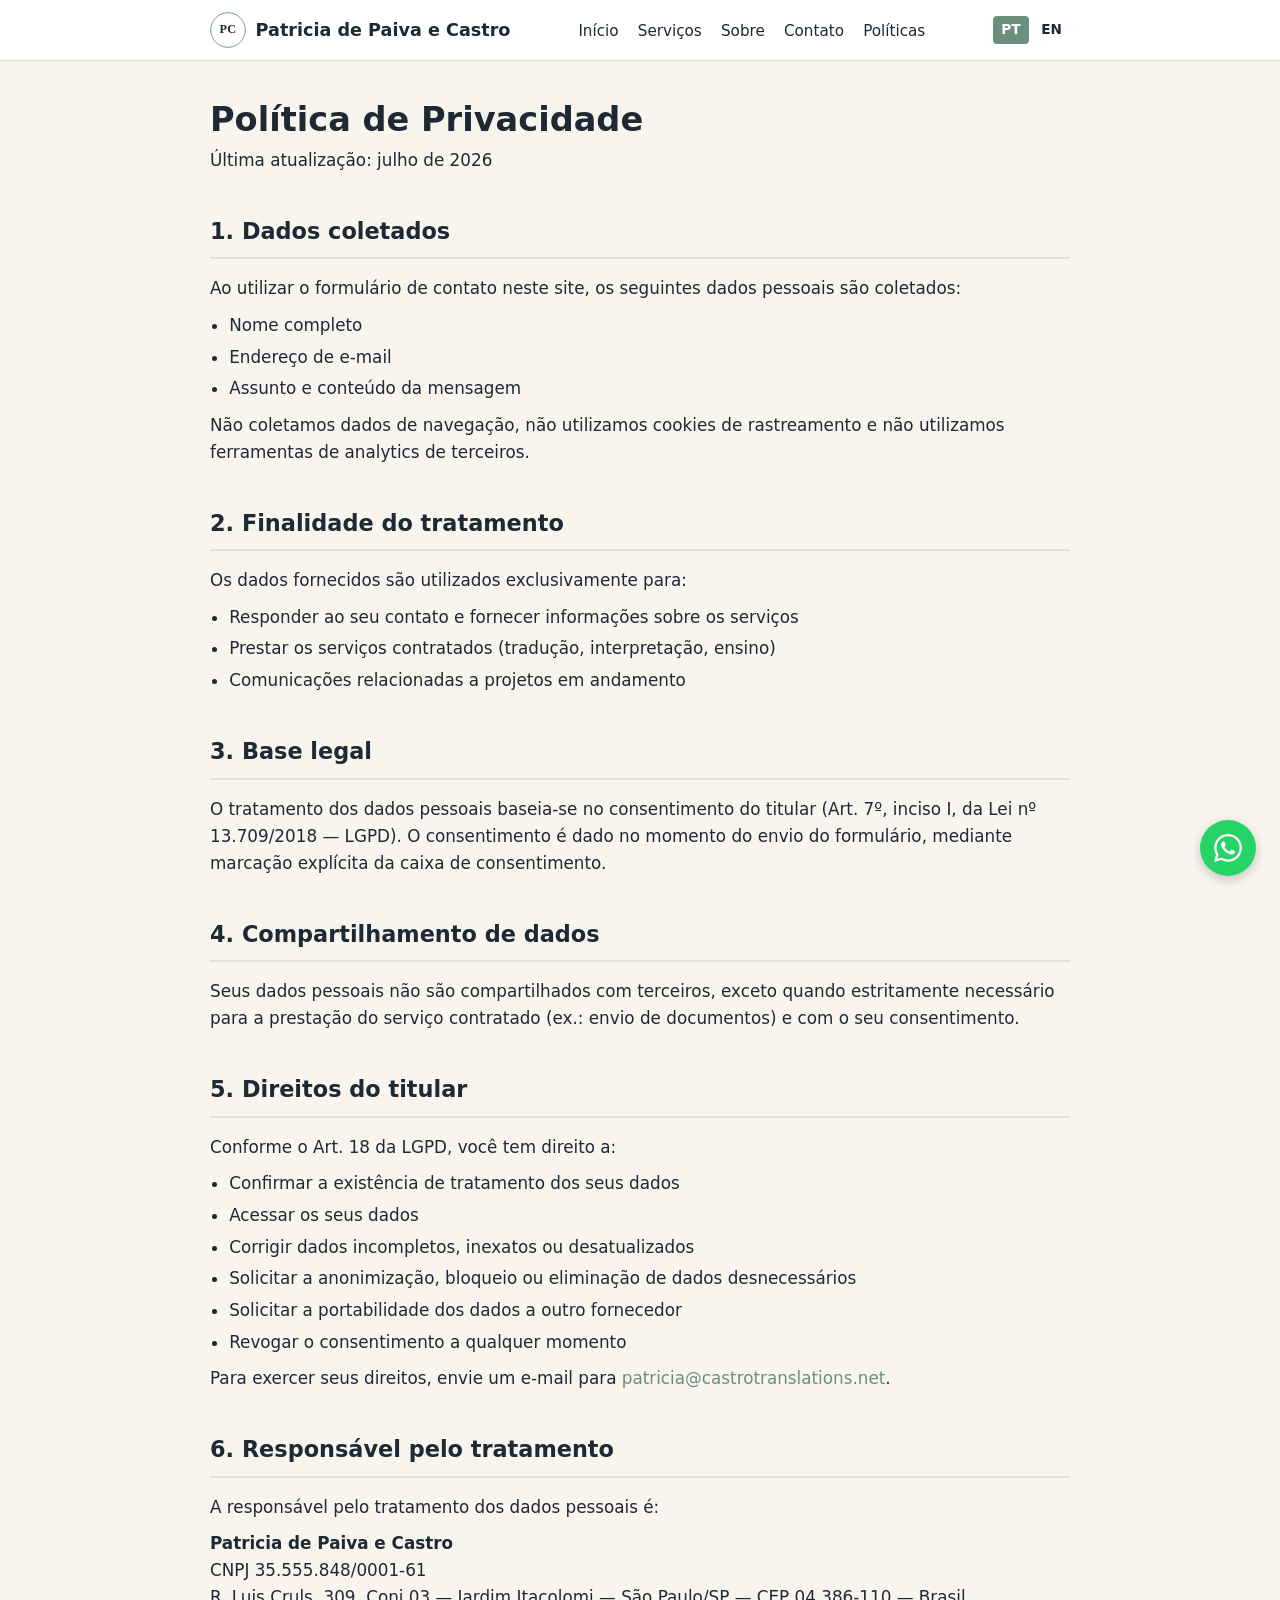
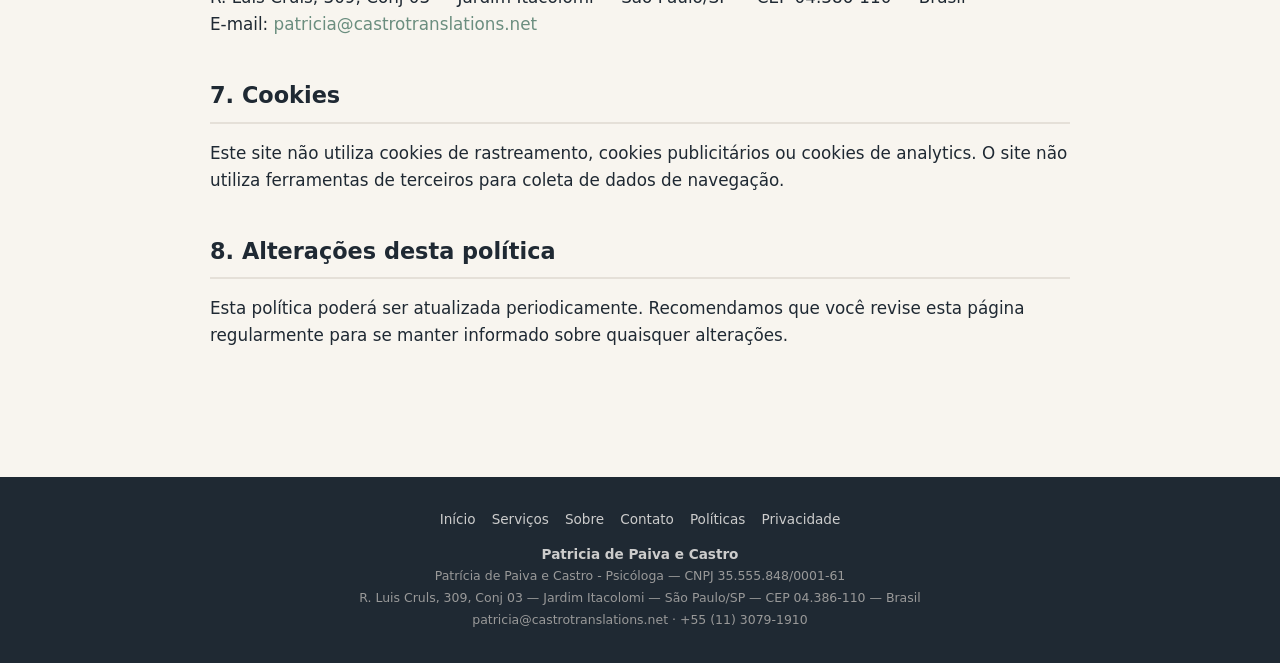
<file: privacidade.html>
<!DOCTYPE html>
<html lang="pt-BR">
<head>
  <meta charset="UTF-8">
  <meta name="viewport" content="width=device-width, initial-scale=1.0">
  <meta name="theme-color" content="#6B8E7F">
  <title>Política de Privacidade — Patricia de Paiva e Castro</title>
  <meta name="description" content="Política de Privacidade — LGPD. Como seus dados pessoais são tratados por Patricia de Paiva e Castro.">
  <meta property="og:title" content="Política de Privacidade — Patricia de Paiva e Castro">
  <meta property="og:description" content="Política de Privacidade — LGPD. Como seus dados pessoais são tratados por Patricia de Paiva e Castro.">
  <meta property="og:type" content="website">
  <meta property="og:url" content="https://castrotranslations.net/privacidade.html">
  <meta property="og:image" content="https://castrotranslations.net/assets/img/og-image.png">
  <meta property="og:site_name" content="Patricia de Paiva e Castro">
  <meta property="og:locale" content="pt_BR">
  <meta property="og:locale:alternate" content="en_US">
  <link rel="canonical" href="https://castrotranslations.net/privacidade.html">
  <link rel="icon" href="/assets/img/favicon.svg" type="image/svg+xml">
  <link rel="alternate" hreflang="pt-BR" href="https://castrotranslations.net/privacidade.html">
  <link rel="alternate" hreflang="en" href="https://castrotranslations.net/privacidade.en.html">
  <link rel="stylesheet" href="/assets/css/style.css">
<body>
  <a href="#content" class="skip">Pular para o conteúdo</a>
  <header>
    <div class="header-inner">
      <div class="logo">
        <a href="/index.html"><img src="/assets/img/logo.svg" alt="Logo PC — Patricia de Paiva e Castro" width="36" height="36"></a>
        <a href="/index.html">Patricia de Paiva e Castro</a>
      </div>
      <nav aria-label="Navegação principal">
        <ul>
          <li><a href="/index.html">Início</a></li>
          <li><a href="/servicos.html">Serviços</a></li>
          <li><a href="/sobre.html">Sobre</a></li>
          <li><a href="/contato.html">Contato</a></li>
          <li><a href="/politicas.html">Políticas</a></li>
        </ul>
      </nav>
      <div class="lang-switch" aria-label="Seletor de idioma">
        <a hreflang="pt-BR" href="/privacidade.html" class="active">PT</a>
        <a hreflang="en" href="/privacidade.en.html">EN</a>
      </div>
    </div>
  </header>

  <main id="content">
    <h1>Política de Privacidade</h1>
    <p>Última atualização: julho de 2026</p>

    <section class="policy">
      <h2>1. Dados coletados</h2>
      <p>Ao utilizar o formulário de contato neste site, os seguintes dados pessoais são coletados:</p>
      <ul>
        <li>Nome completo</li>
        <li>Endereço de e-mail</li>
        <li>Assunto e conteúdo da mensagem</li>
      </ul>
      <p>Não coletamos dados de navegação, não utilizamos cookies de rastreamento e não utilizamos ferramentas de analytics de terceiros.</p>
    </section>

    <section class="policy">
      <h2>2. Finalidade do tratamento</h2>
      <p>Os dados fornecidos são utilizados exclusivamente para:</p>
      <ul>
        <li>Responder ao seu contato e fornecer informações sobre os serviços</li>
        <li>Prestar os serviços contratados (tradução, interpretação, ensino)</li>
        <li>Comunicações relacionadas a projetos em andamento</li>
      </ul>
    </section>

    <section class="policy">
      <h2>3. Base legal</h2>
      <p>O tratamento dos dados pessoais baseia-se no consentimento do titular (Art. 7º, inciso I, da Lei nº 13.709/2018 — LGPD). O consentimento é dado no momento do envio do formulário, mediante marcação explícita da caixa de consentimento.</p>
    </section>

    <section class="policy">
      <h2>4. Compartilhamento de dados</h2>
      <p>Seus dados pessoais não são compartilhados com terceiros, exceto quando estritamente necessário para a prestação do serviço contratado (ex.: envio de documentos) e com o seu consentimento.</p>
    </section>

    <section class="policy">
      <h2>5. Direitos do titular</h2>
      <p>Conforme o Art. 18 da LGPD, você tem direito a:</p>
      <ul>
        <li>Confirmar a existência de tratamento dos seus dados</li>
        <li>Acessar os seus dados</li>
        <li>Corrigir dados incompletos, inexatos ou desatualizados</li>
        <li>Solicitar a anonimização, bloqueio ou eliminação de dados desnecessários</li>
        <li>Solicitar a portabilidade dos dados a outro fornecedor</li>
        <li>Revogar o consentimento a qualquer momento</li>
      </ul>
      <p>Para exercer seus direitos, envie um e-mail para <a href="mailto:patricia@castrotranslations.net">patricia@castrotranslations.net</a>.</p>
    </section>

    <section class="policy">
      <h2>6. Responsável pelo tratamento</h2>
      <p>A responsável pelo tratamento dos dados pessoais é:</p>
      <p>
        <strong>Patricia de Paiva e Castro</strong><br>
        CNPJ 35.555.848/0001-61<br>
        R. Luis Cruls, 309, Conj 03 — Jardim Itacolomi — São Paulo/SP — CEP 04.386-110 — Brasil<br>
        E-mail: <a href="mailto:patricia@castrotranslations.net">patricia@castrotranslations.net</a>
      </p>
    </section>

    <section class="policy">
      <h2>7. Cookies</h2>
      <p>Este site não utiliza cookies de rastreamento, cookies publicitários ou cookies de analytics. O site não utiliza ferramentas de terceiros para coleta de dados de navegação.</p>
    </section>

    <section class="policy">
      <h2>8. Alterações desta política</h2>
      <p>Esta política poderá ser atualizada periodicamente. Recomendamos que você revise esta página regularmente para se manter informado sobre quaisquer alterações.</p>
    </section>
  </main>

  <footer>
    <div class="footer-links">
      <a href="/index.html">Início</a>
      <a href="/servicos.html">Serviços</a>
      <a href="/sobre.html">Sobre</a>
      <a href="/contato.html">Contato</a>
      <a href="/politicas.html">Políticas</a>
      <a href="/privacidade.html">Privacidade</a>
    </div>
    <p>
      <strong>Patricia de Paiva e Castro</strong><br>
      <span class="footer-legal">
        Patrícia de Paiva e Castro - Psicóloga  —  CNPJ 35.555.848/0001-61<br>
        R. Luis Cruls, 309, Conj 03 — Jardim Itacolomi — São Paulo/SP — CEP 04.386-110 — Brasil<br>
        patricia@castrotranslations.net · +55 (11) 3079-1910
      </span>
    </p>
  </footer>
  <script src="/assets/js/lang-switcher.js"></script>
<a href="https://wa.me/5511992618480?text=Olá%20Patricia%2C%20vim%20pelo%20site%20castrotranslations.net" class="fab-whatsapp" aria-label="Conversar no WhatsApp" target="_blank" rel="noopener">
  <span class="fab-whatsapp-label">Fale conosco no WhatsApp</span>
  <svg viewBox="0 0 24 24" xmlns="http://www.w3.org/2000/svg"><path d="M17.472 14.382c-.297-.149-1.758-.867-2.03-.967-.273-.099-.471-.148-.67.149-.197.297-.767.966-.94 1.164-.173.199-.347.223-.644.075-.297-.149-1.255-.463-2.39-1.475-.883-.788-1.48-1.761-1.653-2.059-.173-.297-.018-.458.13-.606.134-.133.298-.347.446-.52.149-.174.198-.298.298-.497.099-.198.05-.371-.025-.52-.075-.149-.669-1.612-.916-2.207-.242-.579-.487-.5-.669-.51-.173-.008-.371-.01-.57-.01-.198 0-.52.074-.792.372-.272.297-1.04 1.016-1.04 2.479 0 1.462 1.065 2.875 1.213 3.074.149.198 2.096 3.2 5.077 4.487.709.306 1.262.489 1.694.625.712.227 1.36.195 1.871.118.571-.085 1.758-.719 2.006-1.413.248-.694.248-1.289.173-1.413-.074-.124-.272-.198-.57-.347m-5.421 7.403h-.004a9.87 9.87 0 01-5.031-1.378l-.361-.214-3.741.982.998-3.648-.235-.374a9.86 9.86 0 01-1.51-5.26c.001-5.45 4.436-9.884 9.888-9.884 2.64 0 5.122 1.03 6.988 2.898a9.825 9.825 0 012.893 6.994c-.003 5.45-4.437 9.884-9.885 9.884m8.413-18.297A11.815 11.815 0 0012.05 0C5.495 0 .16 5.335.157 11.892c0 2.096.547 4.142 1.588 5.945L.057 24l6.305-1.654a11.882 11.882 0 005.683 1.448h.005c6.554 0 11.89-5.335 11.893-11.893a11.821 11.821 0 00-3.48-8.413z"/></svg>
</a>
</body>
</html>
</file>
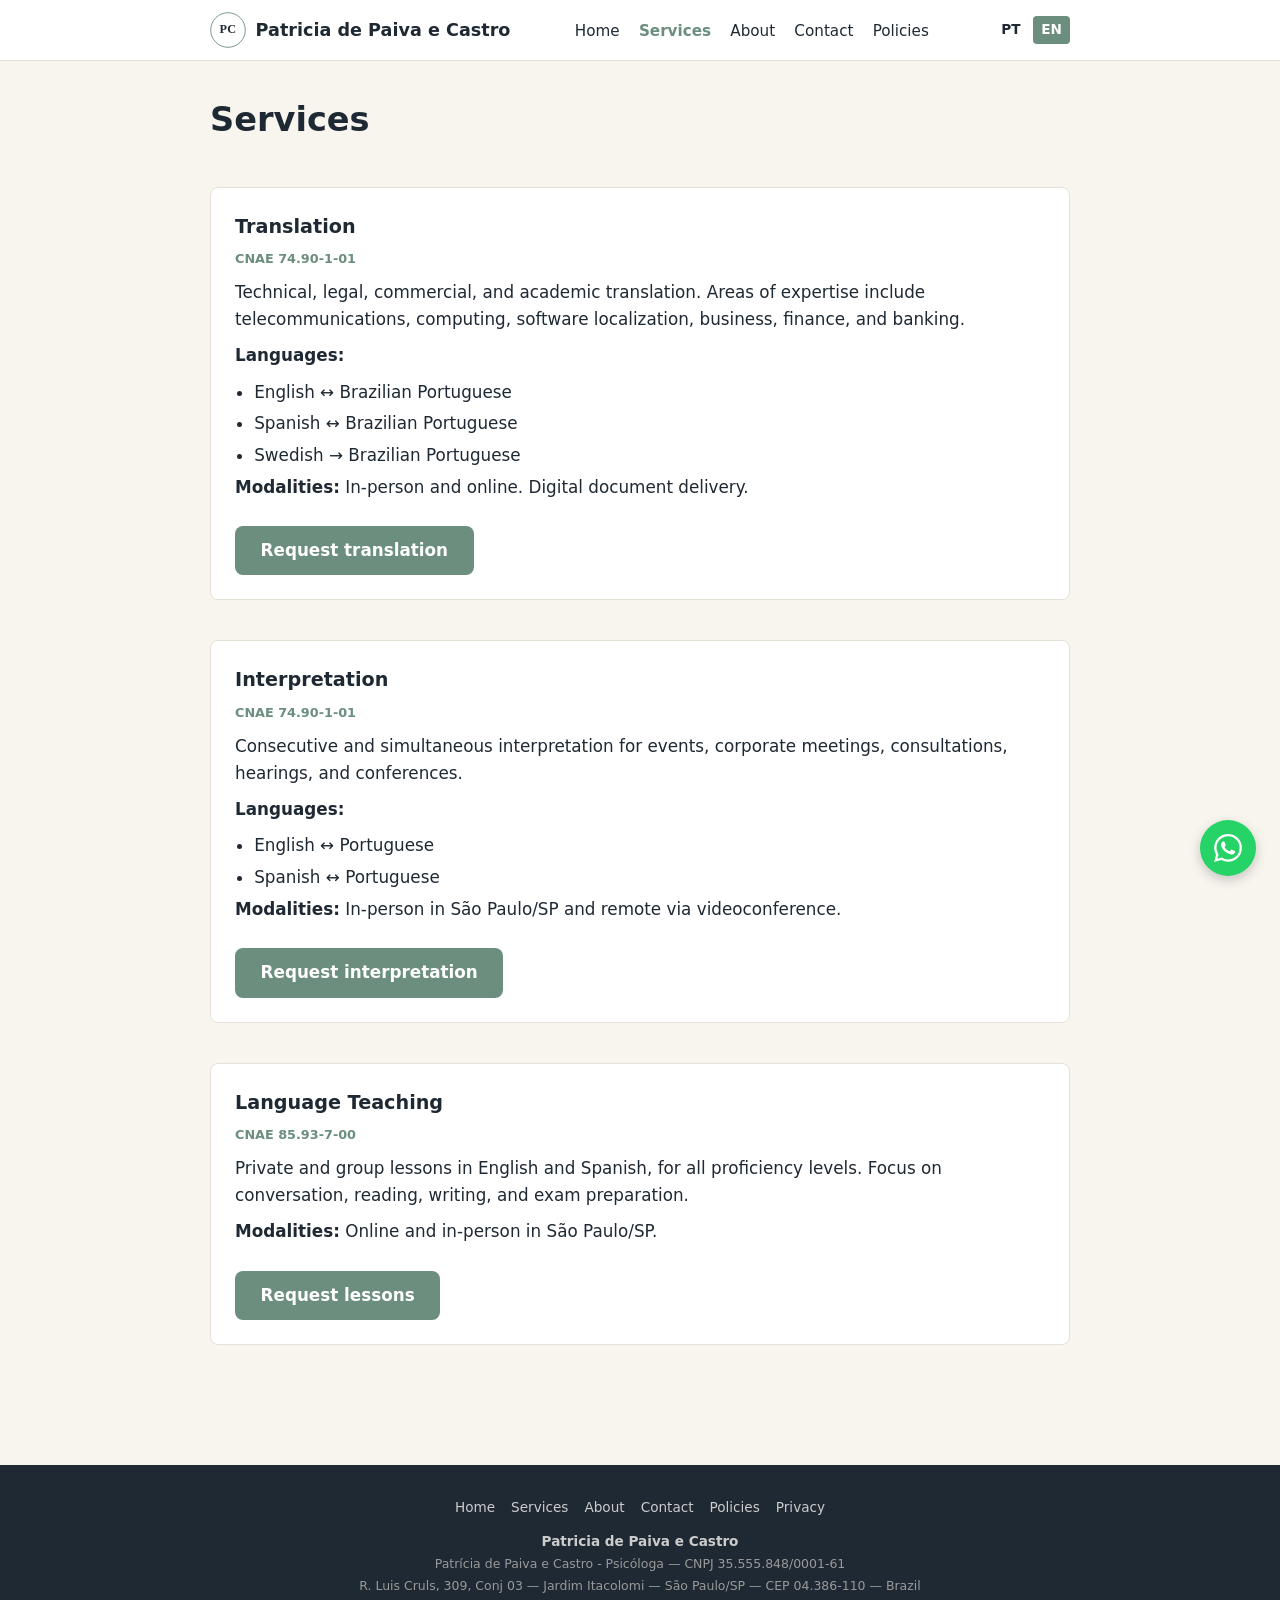
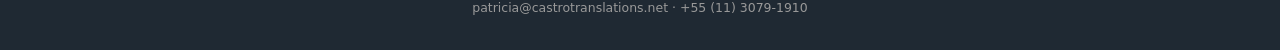
<file: servicos.en.html>
<!DOCTYPE html>
<html lang="en">
<head>
  <meta charset="UTF-8">
  <meta name="viewport" content="width=device-width, initial-scale=1.0">
  <meta name="theme-color" content="#6B8E7F">
  <title>Services — Patricia de Paiva e Castro</title>
  <meta name="description" content="Technical, legal, commercial, and academic translation. Consecutive and simultaneous interpretation. Language teaching. São Paulo, SP — Brazil.">
  <meta property="og:title" content="Services — Patricia de Paiva e Castro">
  <meta property="og:description" content="Technical, legal, commercial, and academic translation. Consecutive and simultaneous interpretation. Language teaching. São Paulo, SP — Brazil.">
  <meta property="og:type" content="website">
  <meta property="og:url" content="https://castrotranslations.net/servicos.en.html">
  <meta property="og:image" content="https://castrotranslations.net/assets/img/og-image.png">
  <meta property="og:site_name" content="Patricia de Paiva e Castro">
  <meta property="og:locale" content="en_US">
  <meta property="og:locale:alternate" content="pt_BR">
  <link rel="canonical" href="https://castrotranslations.net/servicos.en.html">
  <link rel="icon" href="/assets/img/favicon.svg" type="image/svg+xml">
  <link rel="alternate" hreflang="pt-BR" href="https://castrotranslations.net/servicos.html">
  <link rel="alternate" hreflang="en" href="https://castrotranslations.net/servicos.en.html">
  <link rel="stylesheet" href="/assets/css/style.css">
<body>
  <a href="#content" class="skip">Skip to content</a>
  <header>
    <div class="header-inner">
      <div class="logo">
        <a href="/index.en.html"><img src="/assets/img/logo.svg" alt="Logo PC — Patricia de Paiva e Castro" width="36" height="36"></a>
        <a href="/index.en.html">Patricia de Paiva e Castro</a>
      </div>
      <nav aria-label="Main navigation">
        <ul>
          <li><a href="/index.en.html">Home</a></li>
          <li><a href="/servicos.en.html" class="active">Services</a></li>
          <li><a href="/sobre.en.html">About</a></li>
          <li><a href="/contato.en.html">Contact</a></li>
          <li><a href="/politicas.en.html">Policies</a></li>
        </ul>
      </nav>
      <div class="lang-switch" aria-label="Language selector">
        <a hreflang="pt-BR" href="/servicos.html">PT</a>
        <a hreflang="en" href="/servicos.en.html" class="active">EN</a>
      </div>
    </div>
  </header>

  <main id="content">
    <h1>Services</h1>

    <section class="service">
      <h2>Translation</h2>
      <p class="meta">CNAE 74.90-1-01</p>
      <p>Technical, legal, commercial, and academic translation. Areas of expertise include telecommunications, computing, software localization, business, finance, and banking.</p>
      <p><strong>Languages:</strong></p>
      <ul>
        <li>English ↔ Brazilian Portuguese</li>
        <li>Spanish ↔ Brazilian Portuguese</li>
        <li>Swedish → Brazilian Portuguese</li>
      </ul>
      <p><strong>Modalities:</strong> In-person and online. Digital document delivery.</p>
      <a href="/contato.en.html" class="cta">Request translation</a>
    </section>

    <section class="service">
      <h2>Interpretation</h2>
      <p class="meta">CNAE 74.90-1-01</p>
      <p>Consecutive and simultaneous interpretation for events, corporate meetings, consultations, hearings, and conferences.</p>
      <p><strong>Languages:</strong></p>
      <ul>
        <li>English ↔ Portuguese</li>
        <li>Spanish ↔ Portuguese</li>
      </ul>
      <p><strong>Modalities:</strong> In-person in São Paulo/SP and remote via videoconference.</p>
      <a href="/contato.en.html" class="cta">Request interpretation</a>
    </section>

    <section class="service">
      <h2>Language Teaching</h2>
      <p class="meta">CNAE 85.93-7-00</p>
      <p>Private and group lessons in English and Spanish, for all proficiency levels. Focus on conversation, reading, writing, and exam preparation.</p>
      <p><strong>Modalities:</strong> Online and in-person in São Paulo/SP.</p>
      <a href="/contato.en.html" class="cta">Request lessons</a>
    </section>
  </main>

  <footer>
    <div class="footer-links">
      <a href="/index.en.html">Home</a>
      <a href="/servicos.en.html">Services</a>
      <a href="/sobre.en.html">About</a>
      <a href="/contato.en.html">Contact</a>
      <a href="/politicas.en.html">Policies</a>
      <a href="/privacidade.en.html">Privacy</a>
    </div>
    <p>
      <strong>Patricia de Paiva e Castro</strong><br>
      <span class="footer-legal">
        Patrícia de Paiva e Castro - Psicóloga  —  CNPJ 35.555.848/0001-61<br>
        R. Luis Cruls, 309, Conj 03 — Jardim Itacolomi — São Paulo/SP — CEP 04.386-110 — Brazil<br>
        patricia@castrotranslations.net · +55 (11) 3079-1910
      </span>
    </p>
  </footer>
  <script src="/assets/js/lang-switcher.js"></script>
<a href="https://wa.me/5511992618480?text=Hello%20Patricia%2C%20I%20found%20your%20site%20castrotranslations.net" class="fab-whatsapp" aria-label="Chat on WhatsApp" target="_blank" rel="noopener">
  <span class="fab-whatsapp-label">Message us on WhatsApp</span>
  <svg viewBox="0 0 24 24" xmlns="http://www.w3.org/2000/svg"><path d="M17.472 14.382c-.297-.149-1.758-.867-2.03-.967-.273-.099-.471-.148-.67.149-.197.297-.767.966-.94 1.164-.173.199-.347.223-.644.075-.297-.149-1.255-.463-2.39-1.475-.883-.788-1.48-1.761-1.653-2.059-.173-.297-.018-.458.13-.606.134-.133.298-.347.446-.52.149-.174.198-.298.298-.497.099-.198.05-.371-.025-.52-.075-.149-.669-1.612-.916-2.207-.242-.579-.487-.5-.669-.51-.173-.008-.371-.01-.57-.01-.198 0-.52.074-.792.372-.272.297-1.04 1.016-1.04 2.479 0 1.462 1.065 2.875 1.213 3.074.149.198 2.096 3.2 5.077 4.487.709.306 1.262.489 1.694.625.712.227 1.36.195 1.871.118.571-.085 1.758-.719 2.006-1.413.248-.694.248-1.289.173-1.413-.074-.124-.272-.198-.57-.347m-5.421 7.403h-.004a9.87 9.87 0 01-5.031-1.378l-.361-.214-3.741.982.998-3.648-.235-.374a9.86 9.86 0 01-1.51-5.26c.001-5.45 4.436-9.884 9.888-9.884 2.64 0 5.122 1.03 6.988 2.898a9.825 9.825 0 012.893 6.994c-.003 5.45-4.437 9.884-9.885 9.884m8.413-18.297A11.815 11.815 0 0012.05 0C5.495 0 .16 5.335.157 11.892c0 2.096.547 4.142 1.588 5.945L.057 24l6.305-1.654a11.882 11.882 0 005.683 1.448h.005c6.554 0 11.89-5.335 11.893-11.893a11.821 11.821 0 00-3.48-8.413z"/></svg>
</a>
</body>
</html>
</file>
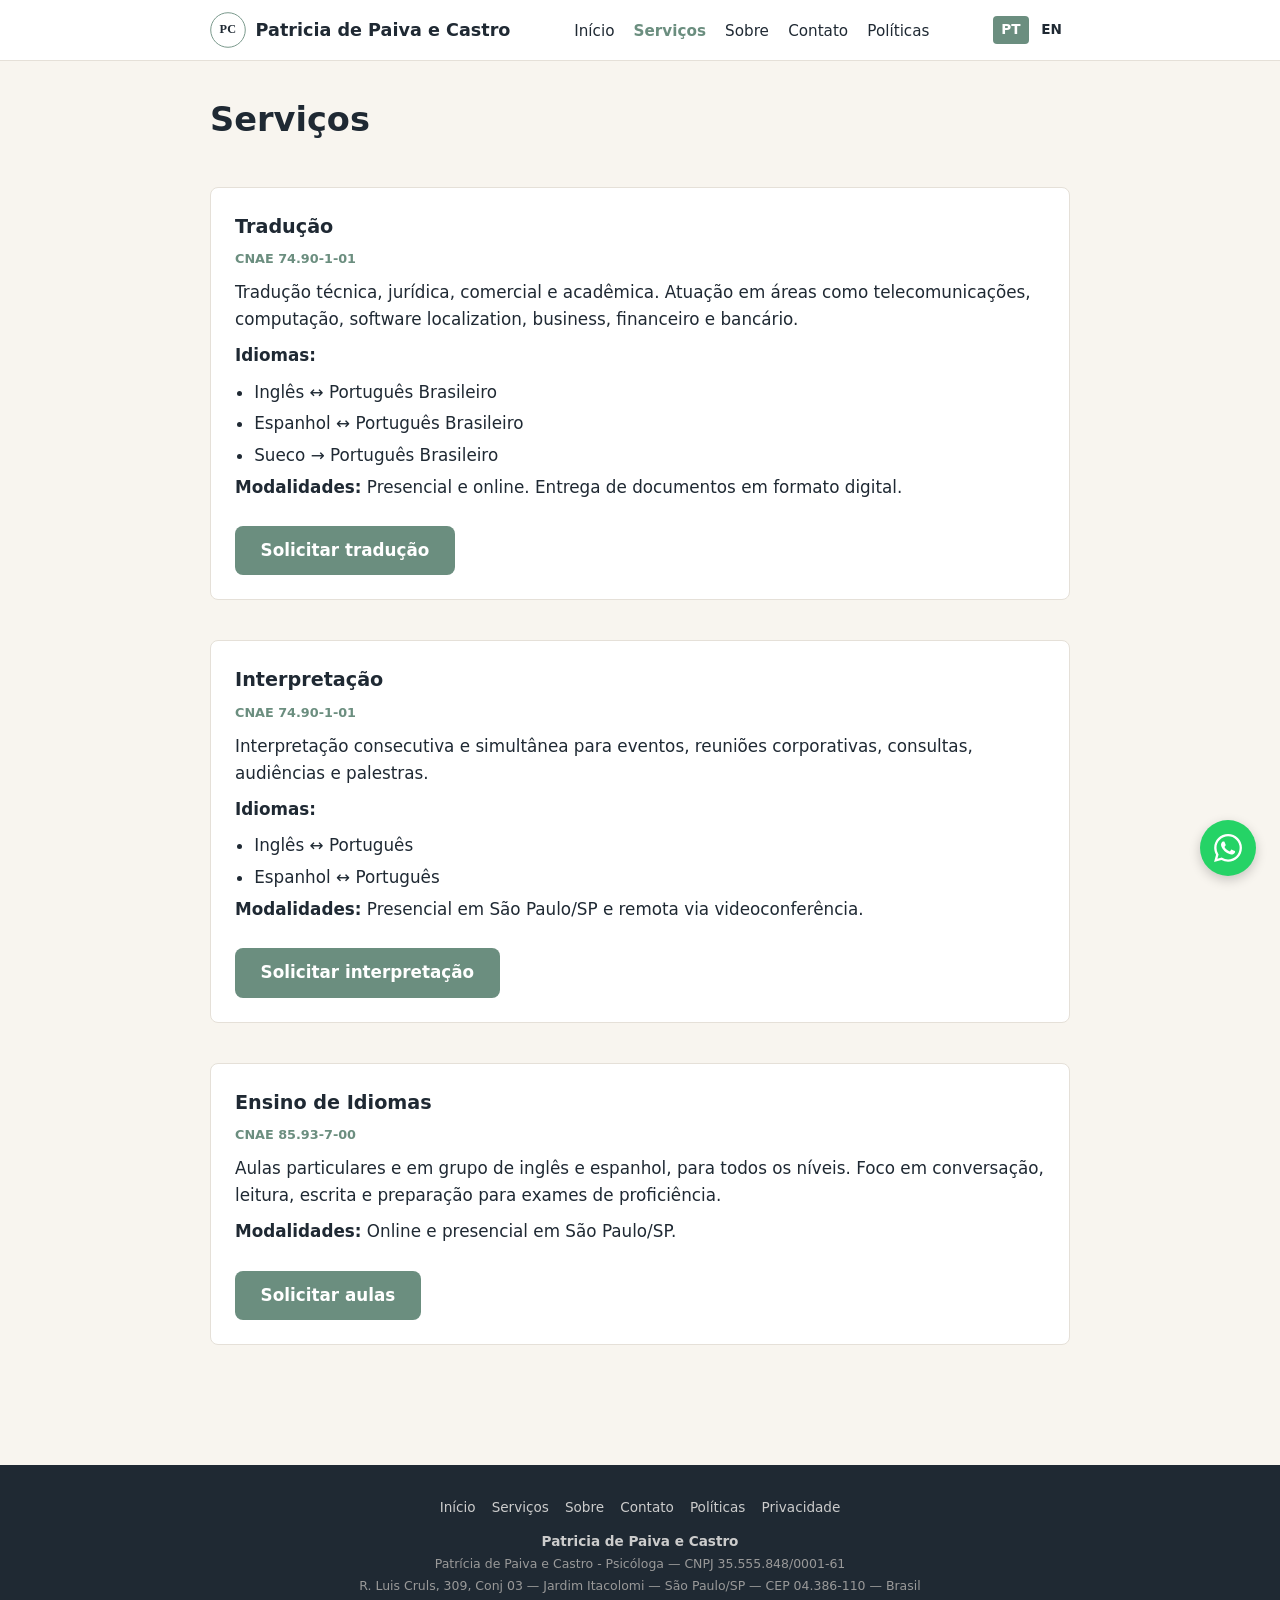
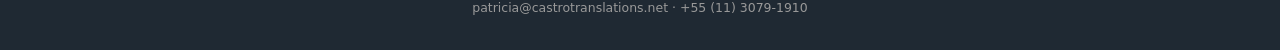
<file: servicos.html>
<!DOCTYPE html>
<html lang="pt-BR">
<head>
  <meta charset="UTF-8">
  <meta name="viewport" content="width=device-width, initial-scale=1.0">
  <meta name="theme-color" content="#6B8E7F">
  <title>Serviços — Patricia de Paiva e Castro</title>
  <meta name="description" content="Tradução técnica, jurídica, comercial e acadêmica. Interpretação consecutiva e simultânea. Ensino de idiomas. São Paulo, SP — Brasil.">
  <meta property="og:title" content="Serviços — Patricia de Paiva e Castro">
  <meta property="og:description" content="Tradução técnica, jurídica, comercial e acadêmica. Interpretação consecutiva e simultânea. Ensino de idiomas. São Paulo, SP — Brasil.">
  <meta property="og:type" content="website">
  <meta property="og:url" content="https://castrotranslations.net/servicos.html">
  <meta property="og:image" content="https://castrotranslations.net/assets/img/og-image.png">
  <meta property="og:site_name" content="Patricia de Paiva e Castro">
  <meta property="og:locale" content="pt_BR">
  <meta property="og:locale:alternate" content="en_US">
  <link rel="canonical" href="https://castrotranslations.net/servicos.html">
  <link rel="icon" href="/assets/img/favicon.svg" type="image/svg+xml">
  <link rel="alternate" hreflang="pt-BR" href="https://castrotranslations.net/servicos.html">
  <link rel="alternate" hreflang="en" href="https://castrotranslations.net/servicos.en.html">
  <link rel="stylesheet" href="/assets/css/style.css">
<body>
  <a href="#content" class="skip">Pular para o conteúdo</a>
  <header>
    <div class="header-inner">
      <div class="logo">
        <a href="/index.html"><img src="/assets/img/logo.svg" alt="Logo PC — Patricia de Paiva e Castro" width="36" height="36"></a>
        <a href="/index.html">Patricia de Paiva e Castro</a>
      </div>
      <nav aria-label="Navegação principal">
        <ul>
          <li><a href="/index.html">Início</a></li>
          <li><a href="/servicos.html" class="active">Serviços</a></li>
          <li><a href="/sobre.html">Sobre</a></li>
          <li><a href="/contato.html">Contato</a></li>
          <li><a href="/politicas.html">Políticas</a></li>
        </ul>
      </nav>
      <div class="lang-switch" aria-label="Seletor de idioma">
        <a hreflang="pt-BR" href="/servicos.html" class="active">PT</a>
        <a hreflang="en" href="/servicos.en.html">EN</a>
      </div>
    </div>
  </header>

  <main id="content">
    <h1>Serviços</h1>

    <section class="service">
      <h2>Tradução</h2>
      <p class="meta">CNAE 74.90-1-01</p>
      <p>Tradução técnica, jurídica, comercial e acadêmica. Atuação em áreas como telecomunicações, computação, software localization, business, financeiro e bancário.</p>
      <p><strong>Idiomas:</strong></p>
      <ul>
        <li>Inglês ↔ Português Brasileiro</li>
        <li>Espanhol ↔ Português Brasileiro</li>
        <li>Sueco → Português Brasileiro</li>
      </ul>
      <p><strong>Modalidades:</strong> Presencial e online. Entrega de documentos em formato digital.</p>
      <a href="/contato.html" class="cta">Solicitar tradução</a>
    </section>

    <section class="service">
      <h2>Interpretação</h2>
      <p class="meta">CNAE 74.90-1-01</p>
      <p>Interpretação consecutiva e simultânea para eventos, reuniões corporativas, consultas, audiências e palestras.</p>
      <p><strong>Idiomas:</strong></p>
      <ul>
        <li>Inglês ↔ Português</li>
        <li>Espanhol ↔ Português</li>
      </ul>
      <p><strong>Modalidades:</strong> Presencial em São Paulo/SP e remota via videoconferência.</p>
      <a href="/contato.html" class="cta">Solicitar interpretação</a>
    </section>

    <section class="service">
      <h2>Ensino de Idiomas</h2>
      <p class="meta">CNAE 85.93-7-00</p>
      <p>Aulas particulares e em grupo de inglês e espanhol, para todos os níveis. Foco em conversação, leitura, escrita e preparação para exames de proficiência.</p>
      <p><strong>Modalidades:</strong> Online e presencial em São Paulo/SP.</p>
      <a href="/contato.html" class="cta">Solicitar aulas</a>
    </section>
  </main>

  <footer>
    <div class="footer-links">
      <a href="/index.html">Início</a>
      <a href="/servicos.html">Serviços</a>
      <a href="/sobre.html">Sobre</a>
      <a href="/contato.html">Contato</a>
      <a href="/politicas.html">Políticas</a>
      <a href="/privacidade.html">Privacidade</a>
    </div>
    <p>
      <strong>Patricia de Paiva e Castro</strong><br>
      <span class="footer-legal">
        Patrícia de Paiva e Castro - Psicóloga  —  CNPJ 35.555.848/0001-61<br>
        R. Luis Cruls, 309, Conj 03 — Jardim Itacolomi — São Paulo/SP — CEP 04.386-110 — Brasil<br>
        patricia@castrotranslations.net · +55 (11) 3079-1910
      </span>
    </p>
  </footer>
  <script src="/assets/js/lang-switcher.js"></script>
<a href="https://wa.me/5511992618480?text=Olá%20Patricia%2C%20vim%20pelo%20site%20castrotranslations.net" class="fab-whatsapp" aria-label="Conversar no WhatsApp" target="_blank" rel="noopener">
  <span class="fab-whatsapp-label">Fale conosco no WhatsApp</span>
  <svg viewBox="0 0 24 24" xmlns="http://www.w3.org/2000/svg"><path d="M17.472 14.382c-.297-.149-1.758-.867-2.03-.967-.273-.099-.471-.148-.67.149-.197.297-.767.966-.94 1.164-.173.199-.347.223-.644.075-.297-.149-1.255-.463-2.39-1.475-.883-.788-1.48-1.761-1.653-2.059-.173-.297-.018-.458.13-.606.134-.133.298-.347.446-.52.149-.174.198-.298.298-.497.099-.198.05-.371-.025-.52-.075-.149-.669-1.612-.916-2.207-.242-.579-.487-.5-.669-.51-.173-.008-.371-.01-.57-.01-.198 0-.52.074-.792.372-.272.297-1.04 1.016-1.04 2.479 0 1.462 1.065 2.875 1.213 3.074.149.198 2.096 3.2 5.077 4.487.709.306 1.262.489 1.694.625.712.227 1.36.195 1.871.118.571-.085 1.758-.719 2.006-1.413.248-.694.248-1.289.173-1.413-.074-.124-.272-.198-.57-.347m-5.421 7.403h-.004a9.87 9.87 0 01-5.031-1.378l-.361-.214-3.741.982.998-3.648-.235-.374a9.86 9.86 0 01-1.51-5.26c.001-5.45 4.436-9.884 9.888-9.884 2.64 0 5.122 1.03 6.988 2.898a9.825 9.825 0 012.893 6.994c-.003 5.45-4.437 9.884-9.885 9.884m8.413-18.297A11.815 11.815 0 0012.05 0C5.495 0 .16 5.335.157 11.892c0 2.096.547 4.142 1.588 5.945L.057 24l6.305-1.654a11.882 11.882 0 005.683 1.448h.005c6.554 0 11.89-5.335 11.893-11.893a11.821 11.821 0 00-3.48-8.413z"/></svg>
</a>
</body>
</html>
</file>
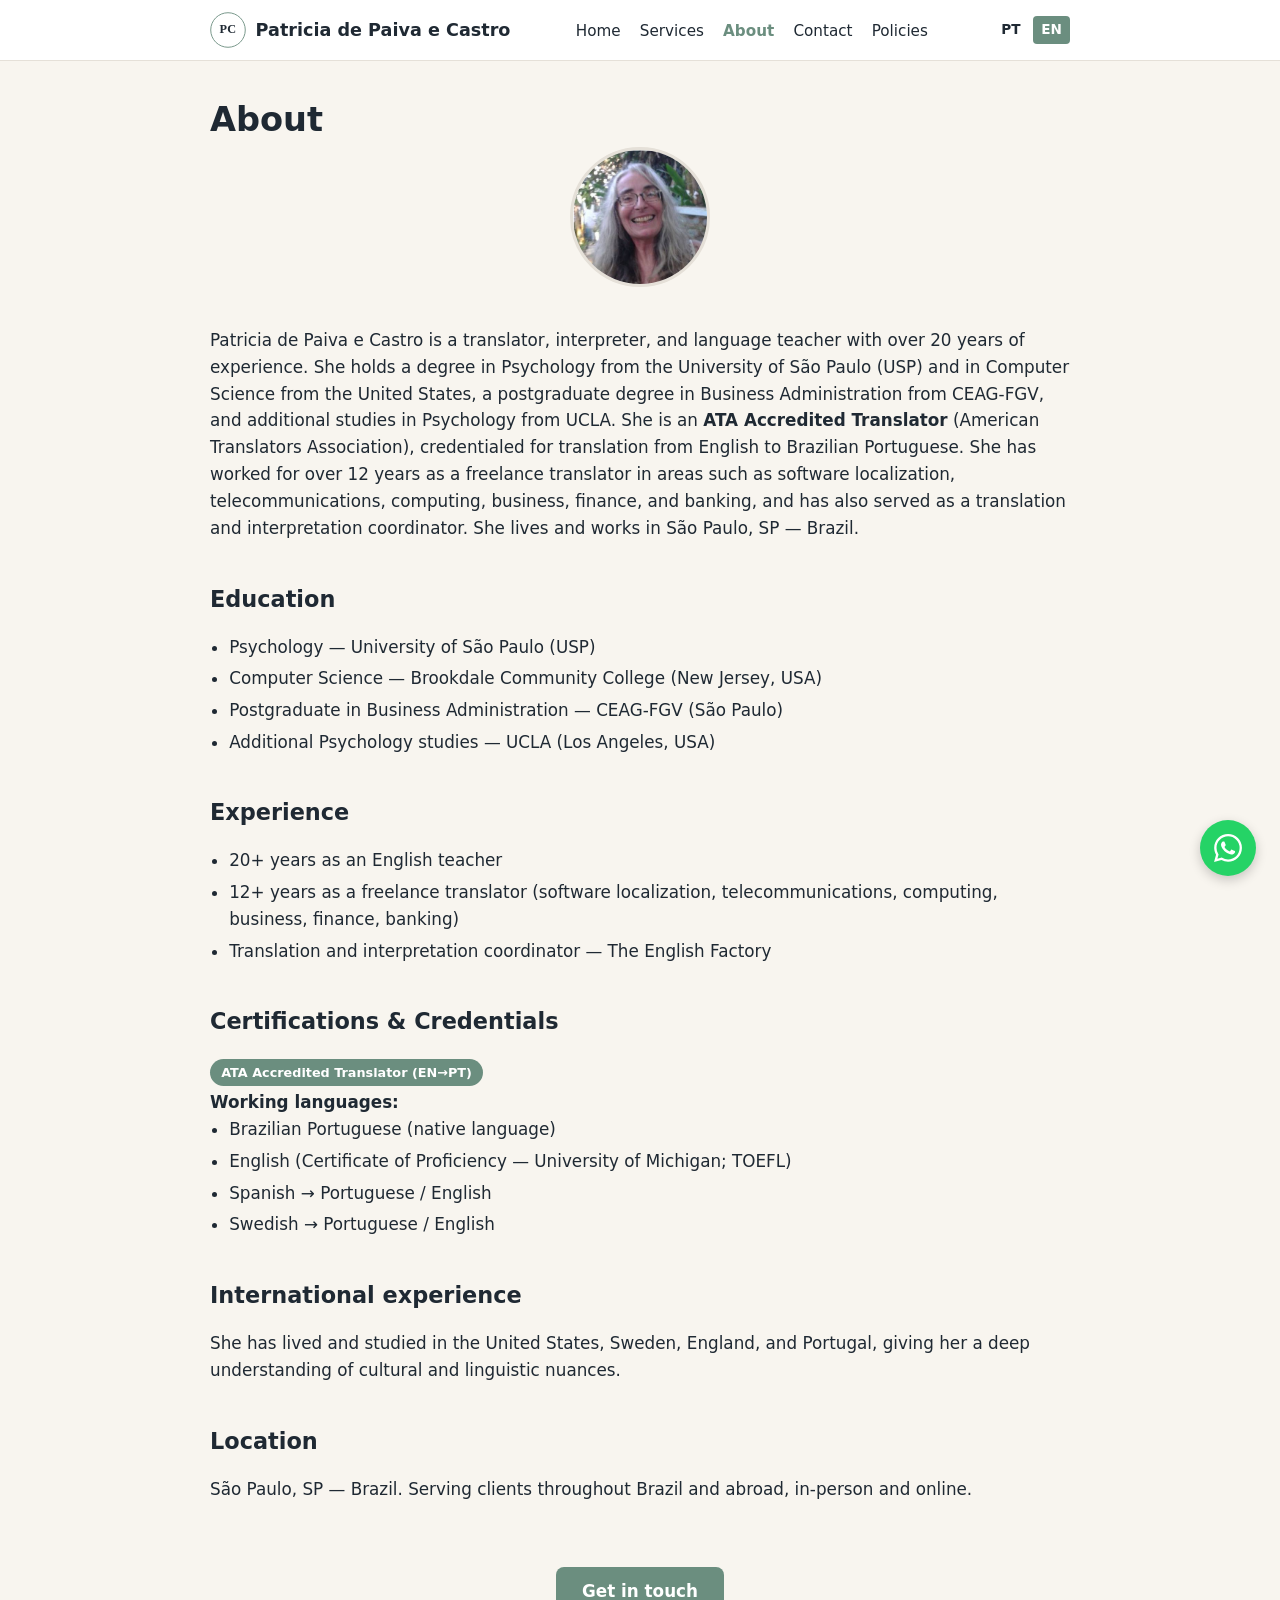
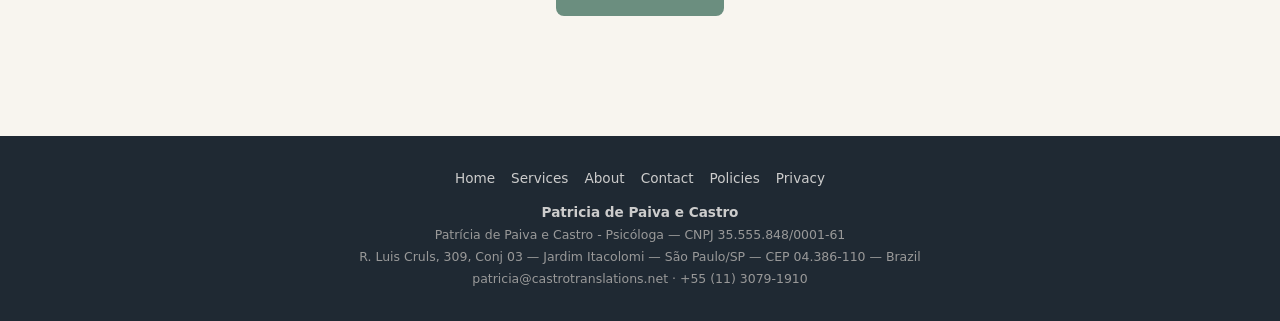
<file: sobre.en.html>
<!DOCTYPE html>
<html lang="en">
<head>
  <meta charset="UTF-8">
  <meta name="viewport" content="width=device-width, initial-scale=1.0">
  <meta name="theme-color" content="#6B8E7F">
  <title>About — Patricia de Paiva e Castro</title>
  <meta name="description" content="Translator, interpreter, and teacher with over 20 years of experience. ATA Accredited Translator. Background in Psychology (USP), Computer Science (USA), and Business Administration (FGV).">
  <meta property="og:title" content="About — Patricia de Paiva e Castro">
  <meta property="og:description" content="Translator, interpreter, and teacher with over 20 years of experience. ATA Accredited Translator. Background in Psychology (USP), Computer Science (USA), and Business Administration (FGV).">
  <meta property="og:type" content="profile">
  <meta property="og:url" content="https://castrotranslations.net/sobre.en.html">
  <meta property="og:image" content="https://castrotranslations.net/assets/img/og-image.png">
  <meta property="og:site_name" content="Patricia Castro">
  <meta property="og:locale" content="en_US">
  <meta property="og:locale:alternate" content="pt_BR">
  <link rel="canonical" href="https://castrotranslations.net/sobre.en.html">
  <link rel="icon" href="/assets/img/favicon.svg" type="image/svg+xml">
  <link rel="alternate" hreflang="pt-BR" href="https://castrotranslations.net/sobre.html">
  <link rel="alternate" hreflang="en" href="https://castrotranslations.net/sobre.en.html">
  <link rel="stylesheet" href="/assets/css/style.css">
<body>
  <a href="#content" class="skip">Skip to content</a>
  <header>
    <div class="header-inner">
      <div class="logo">
        <a href="/index.en.html"><img src="/assets/img/logo.svg" alt="Logo PC — Patricia de Paiva e Castro" width="36" height="36"></a>
        <a href="/index.en.html">Patricia de Paiva e Castro</a>
      </div>
      <nav aria-label="Main navigation">
        <ul>
          <li><a href="/index.en.html">Home</a></li>
          <li><a href="/servicos.en.html">Services</a></li>
          <li><a href="/sobre.en.html" class="active">About</a></li>
          <li><a href="/contato.en.html">Contact</a></li>
          <li><a href="/politicas.en.html">Policies</a></li>
        </ul>
      </nav>
      <div class="lang-switch" aria-label="Language selector">
        <a hreflang="pt-BR" href="/sobre.html">PT</a>
        <a hreflang="en" href="/sobre.en.html" class="active">EN</a>
      </div>
    </div>
  </header>

  <main id="content">
    <h1>About</h1>

    <img src="/assets/img/patricia.jpg" alt="Patricia de Paiva e Castro — Translator, Interpreter and Teacher" class="about-photo" width="140" height="140">

    <section class="about-section">
      <p>
        Patricia de Paiva e Castro is a translator, interpreter, and language teacher with over 20 years of experience.
        She holds a degree in Psychology from the University of São Paulo (USP) and in Computer Science from the United States,
        a postgraduate degree in Business Administration from CEAG-FGV, and additional studies in Psychology from UCLA.
        She is an <strong>ATA Accredited Translator</strong> (American Translators Association), credentialed for translation
        from English to Brazilian Portuguese. She has worked for over 12 years as a freelance translator in areas such as
        software localization, telecommunications, computing, business, finance, and banking, and has also served as a
        translation and interpretation coordinator. She lives and works in São Paulo, SP — Brazil.
      </p>
    </section>

    <section class="about-section">
      <h2>Education</h2>
      <ul>
        <li>Psychology — University of São Paulo (USP)</li>
        <li>Computer Science — Brookdale Community College (New Jersey, USA)</li>
        <li>Postgraduate in Business Administration — CEAG-FGV (São Paulo)</li>
        <li>Additional Psychology studies — UCLA (Los Angeles, USA)</li>
      </ul>
    </section>

    <section class="about-section">
      <h2>Experience</h2>
      <ul>
        <li>20+ years as an English teacher</li>
        <li>12+ years as a freelance translator (software localization, telecommunications, computing, business, finance, banking)</li>
        <li>Translation and interpretation coordinator — The English Factory</li>
      </ul>
    </section>

    <section class="about-section">
      <h2>Certifications &amp; Credentials</h2>
      <p><span class="badge">ATA Accredited Translator (EN→PT)</span></p>
      <p><strong>Working languages:</strong></p>
      <ul>
        <li>Brazilian Portuguese (native language)</li>
        <li>English (Certificate of Proficiency — University of Michigan; TOEFL)</li>
        <li>Spanish → Portuguese / English</li>
        <li>Swedish → Portuguese / English</li>
      </ul>
    </section>

    <section class="about-section">
      <h2>International experience</h2>
      <p>She has lived and studied in the United States, Sweden, England, and Portugal, giving her a deep understanding of cultural and linguistic nuances.</p>
    </section>

    <section class="about-section">
      <h2>Location</h2>
      <p>São Paulo, SP — Brazil. Serving clients throughout Brazil and abroad, in-person and online.</p>
    </section>

    <div class="cta-wrap"><a href="/contato.en.html" class="cta">Get in touch</a></div>
  </main>

  <footer>
    <div class="footer-links">
      <a href="/index.en.html">Home</a>
      <a href="/servicos.en.html">Services</a>
      <a href="/sobre.en.html">About</a>
      <a href="/contato.en.html">Contact</a>
      <a href="/politicas.en.html">Policies</a>
      <a href="/privacidade.en.html">Privacy</a>
    </div>
    <p>
      <strong>Patricia de Paiva e Castro</strong><br>
      <span class="footer-legal">
        Patrícia de Paiva e Castro - Psicóloga  —  CNPJ 35.555.848/0001-61<br>
        R. Luis Cruls, 309, Conj 03 — Jardim Itacolomi — São Paulo/SP — CEP 04.386-110 — Brazil<br>
        patricia@castrotranslations.net · +55 (11) 3079-1910
      </span>
    </p>
  </footer>
  <script src="/assets/js/lang-switcher.js"></script>
<a href="https://wa.me/5511992618480?text=Hello%20Patricia%2C%20I%20found%20your%20site%20castrotranslations.net" class="fab-whatsapp" aria-label="Chat on WhatsApp" target="_blank" rel="noopener">
  <span class="fab-whatsapp-label">Message us on WhatsApp</span>
  <svg viewBox="0 0 24 24" xmlns="http://www.w3.org/2000/svg"><path d="M17.472 14.382c-.297-.149-1.758-.867-2.03-.967-.273-.099-.471-.148-.67.149-.197.297-.767.966-.94 1.164-.173.199-.347.223-.644.075-.297-.149-1.255-.463-2.39-1.475-.883-.788-1.48-1.761-1.653-2.059-.173-.297-.018-.458.13-.606.134-.133.298-.347.446-.52.149-.174.198-.298.298-.497.099-.198.05-.371-.025-.52-.075-.149-.669-1.612-.916-2.207-.242-.579-.487-.5-.669-.51-.173-.008-.371-.01-.57-.01-.198 0-.52.074-.792.372-.272.297-1.04 1.016-1.04 2.479 0 1.462 1.065 2.875 1.213 3.074.149.198 2.096 3.2 5.077 4.487.709.306 1.262.489 1.694.625.712.227 1.36.195 1.871.118.571-.085 1.758-.719 2.006-1.413.248-.694.248-1.289.173-1.413-.074-.124-.272-.198-.57-.347m-5.421 7.403h-.004a9.87 9.87 0 01-5.031-1.378l-.361-.214-3.741.982.998-3.648-.235-.374a9.86 9.86 0 01-1.51-5.26c.001-5.45 4.436-9.884 9.888-9.884 2.64 0 5.122 1.03 6.988 2.898a9.825 9.825 0 012.893 6.994c-.003 5.45-4.437 9.884-9.885 9.884m8.413-18.297A11.815 11.815 0 0012.05 0C5.495 0 .16 5.335.157 11.892c0 2.096.547 4.142 1.588 5.945L.057 24l6.305-1.654a11.882 11.882 0 005.683 1.448h.005c6.554 0 11.89-5.335 11.893-11.893a11.821 11.821 0 00-3.48-8.413z"/></svg>
</a>
</body>
</html>
</file>
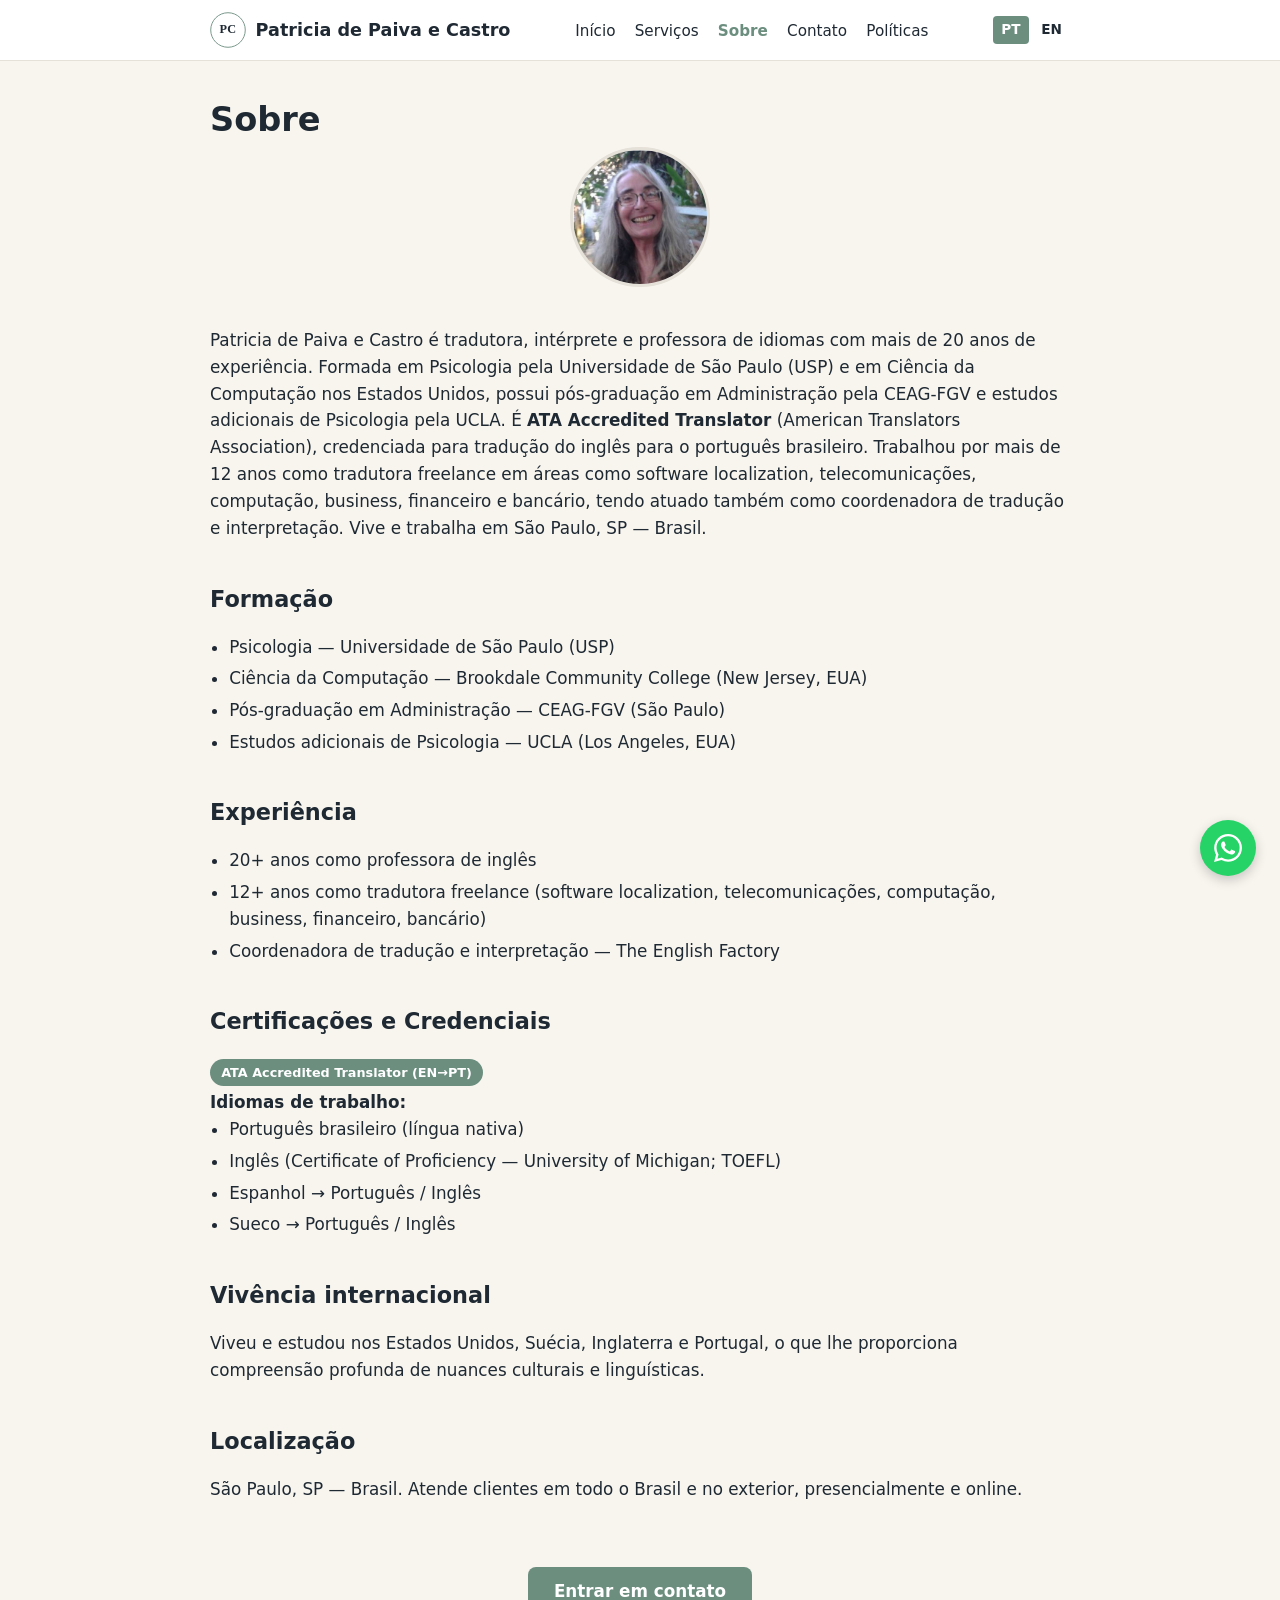
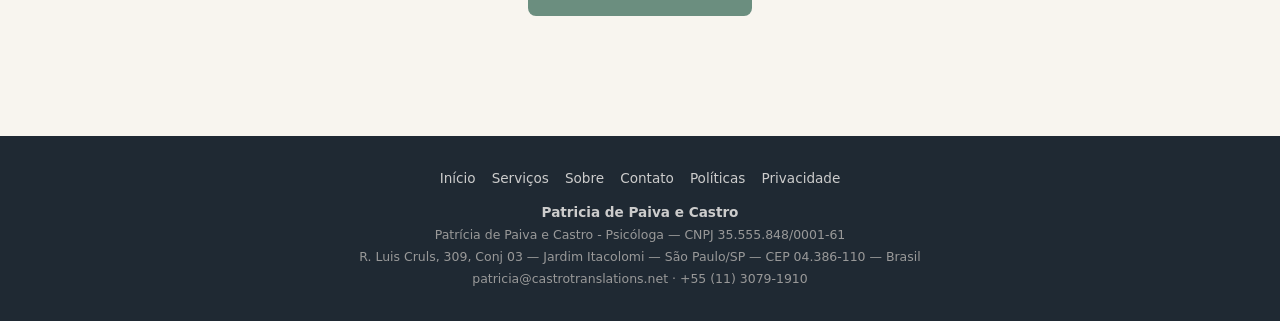
<file: sobre.html>
<!DOCTYPE html>
<html lang="pt-BR">
<head>
  <meta charset="UTF-8">
  <meta name="viewport" content="width=device-width, initial-scale=1.0">
  <meta name="theme-color" content="#6B8E7F">
  <title>Sobre — Patricia de Paiva e Castro</title>
  <meta name="description" content="Tradutora, intérprete e professora com mais de 20 anos de experiência. ATA Accredited Translator. Formação em Psicologia (USP), Computação (EUA) e Administração (FGV).">
  <meta property="og:title" content="Sobre — Patricia de Paiva e Castro">
  <meta property="og:description" content="Tradutora, intérprete e professora com mais de 20 anos de experiência. ATA Accredited Translator. Formação em Psicologia (USP), Computação (EUA) e Administração (FGV).">
  <meta property="og:type" content="profile">
  <meta property="og:url" content="https://castrotranslations.net/sobre.html">
  <meta property="og:image" content="https://castrotranslations.net/assets/img/og-image.png">
  <meta property="og:site_name" content="Patricia Castro">
  <meta property="og:locale" content="pt_BR">
  <meta property="og:locale:alternate" content="en_US">
  <link rel="canonical" href="https://castrotranslations.net/sobre.html">
  <link rel="icon" href="/assets/img/favicon.svg" type="image/svg+xml">
  <link rel="alternate" hreflang="pt-BR" href="https://castrotranslations.net/sobre.html">
  <link rel="alternate" hreflang="en" href="https://castrotranslations.net/sobre.en.html">
  <link rel="stylesheet" href="/assets/css/style.css">
<body>
  <a href="#content" class="skip">Pular para o conteúdo</a>
  <header>
    <div class="header-inner">
      <div class="logo">
        <a href="/index.html"><img src="/assets/img/logo.svg" alt="Logo PC — Patricia de Paiva e Castro" width="36" height="36"></a>
        <a href="/index.html">Patricia de Paiva e Castro</a>
      </div>
      <nav aria-label="Navegação principal">
        <ul>
          <li><a href="/index.html">Início</a></li>
          <li><a href="/servicos.html">Serviços</a></li>
          <li><a href="/sobre.html" class="active">Sobre</a></li>
          <li><a href="/contato.html">Contato</a></li>
          <li><a href="/politicas.html">Políticas</a></li>
        </ul>
      </nav>
      <div class="lang-switch" aria-label="Seletor de idioma">
        <a hreflang="pt-BR" href="/sobre.html" class="active">PT</a>
        <a hreflang="en" href="/sobre.en.html">EN</a>
      </div>
    </div>
  </header>

  <main id="content">
    <h1>Sobre</h1>

    <img src="/assets/img/patricia.jpg" alt="Patricia de Paiva e Castro — Tradutora, Intérprete e Professora" class="about-photo" width="140" height="140">

    <section class="about-section">
      <p>
        Patricia de Paiva e Castro é tradutora, intérprete e professora de idiomas com mais de 20 anos de experiência.
        Formada em Psicologia pela Universidade de São Paulo (USP) e em Ciência da Computação nos Estados Unidos,
        possui pós-graduação em Administração pela CEAG-FGV e estudos adicionais de Psicologia pela UCLA.
        É <strong>ATA Accredited Translator</strong> (American Translators Association), credenciada para tradução
        do inglês para o português brasileiro. Trabalhou por mais de 12 anos como tradutora freelance em áreas como
        software localization, telecomunicações, computação, business, financeiro e bancário, tendo atuado também
        como coordenadora de tradução e interpretação. Vive e trabalha em São Paulo, SP — Brasil.
      </p>
    </section>

    <section class="about-section">
      <h2>Formação</h2>
      <ul>
        <li>Psicologia — Universidade de São Paulo (USP)</li>
        <li>Ciência da Computação — Brookdale Community College (New Jersey, EUA)</li>
        <li>Pós-graduação em Administração — CEAG-FGV (São Paulo)</li>
        <li>Estudos adicionais de Psicologia — UCLA (Los Angeles, EUA)</li>
      </ul>
    </section>

    <section class="about-section">
      <h2>Experiência</h2>
      <ul>
        <li>20+ anos como professora de inglês</li>
        <li>12+ anos como tradutora freelance (software localization, telecomunicações, computação, business, financeiro, bancário)</li>
        <li>Coordenadora de tradução e interpretação — The English Factory</li>
      </ul>
    </section>

    <section class="about-section">
      <h2>Certificações e Credenciais</h2>
      <p><span class="badge">ATA Accredited Translator (EN→PT)</span></p>
      <p><strong>Idiomas de trabalho:</strong></p>
      <ul>
        <li>Português brasileiro (língua nativa)</li>
        <li>Inglês (Certificate of Proficiency — University of Michigan; TOEFL)</li>
        <li>Espanhol → Português / Inglês</li>
        <li>Sueco → Português / Inglês</li>
      </ul>
    </section>

    <section class="about-section">
      <h2>Vivência internacional</h2>
      <p>Viveu e estudou nos Estados Unidos, Suécia, Inglaterra e Portugal, o que lhe proporciona compreensão profunda de nuances culturais e linguísticas.</p>
    </section>

    <section class="about-section">
      <h2>Localização</h2>
      <p>São Paulo, SP — Brasil. Atende clientes em todo o Brasil e no exterior, presencialmente e online.</p>
    </section>

    <div class="cta-wrap"><a href="/contato.html" class="cta">Entrar em contato</a></div>
  </main>

  <footer>
    <div class="footer-links">
      <a href="/index.html">Início</a>
      <a href="/servicos.html">Serviços</a>
      <a href="/sobre.html">Sobre</a>
      <a href="/contato.html">Contato</a>
      <a href="/politicas.html">Políticas</a>
      <a href="/privacidade.html">Privacidade</a>
    </div>
    <p>
      <strong>Patricia de Paiva e Castro</strong><br>
      <span class="footer-legal">
        Patrícia de Paiva e Castro - Psicóloga  —  CNPJ 35.555.848/0001-61<br>
        R. Luis Cruls, 309, Conj 03 — Jardim Itacolomi — São Paulo/SP — CEP 04.386-110 — Brasil<br>
        patricia@castrotranslations.net · +55 (11) 3079-1910
      </span>
    </p>
  </footer>
  <script src="/assets/js/lang-switcher.js"></script>
<a href="https://wa.me/5511992618480?text=Olá%20Patricia%2C%20vim%20pelo%20site%20castrotranslations.net" class="fab-whatsapp" aria-label="Conversar no WhatsApp" target="_blank" rel="noopener">
  <span class="fab-whatsapp-label">Fale conosco no WhatsApp</span>
  <svg viewBox="0 0 24 24" xmlns="http://www.w3.org/2000/svg"><path d="M17.472 14.382c-.297-.149-1.758-.867-2.03-.967-.273-.099-.471-.148-.67.149-.197.297-.767.966-.94 1.164-.173.199-.347.223-.644.075-.297-.149-1.255-.463-2.39-1.475-.883-.788-1.48-1.761-1.653-2.059-.173-.297-.018-.458.13-.606.134-.133.298-.347.446-.52.149-.174.198-.298.298-.497.099-.198.05-.371-.025-.52-.075-.149-.669-1.612-.916-2.207-.242-.579-.487-.5-.669-.51-.173-.008-.371-.01-.57-.01-.198 0-.52.074-.792.372-.272.297-1.04 1.016-1.04 2.479 0 1.462 1.065 2.875 1.213 3.074.149.198 2.096 3.2 5.077 4.487.709.306 1.262.489 1.694.625.712.227 1.36.195 1.871.118.571-.085 1.758-.719 2.006-1.413.248-.694.248-1.289.173-1.413-.074-.124-.272-.198-.57-.347m-5.421 7.403h-.004a9.87 9.87 0 01-5.031-1.378l-.361-.214-3.741.982.998-3.648-.235-.374a9.86 9.86 0 01-1.51-5.26c.001-5.45 4.436-9.884 9.888-9.884 2.64 0 5.122 1.03 6.988 2.898a9.825 9.825 0 012.893 6.994c-.003 5.45-4.437 9.884-9.885 9.884m8.413-18.297A11.815 11.815 0 0012.05 0C5.495 0 .16 5.335.157 11.892c0 2.096.547 4.142 1.588 5.945L.057 24l6.305-1.654a11.882 11.882 0 005.683 1.448h.005c6.554 0 11.89-5.335 11.893-11.893a11.821 11.821 0 00-3.48-8.413z"/></svg>
</a>
</body>
</html>
</file>
<file: assets/css/style.css>
/* Castro Translations — Patricia Castro
   Paleta: off-white #F8F5EF, grafite #1F2933, verde-sálvia #6B8E7F, cinza #E5E0D8 */

*,*::before,*::after{box-sizing:border-box;margin:0;padding:0}

:root{
  --bg:#F8F5EF;
  --text:#1F2933;
  --accent:#6B8E7F;
  --border:#E5E0D8;
  --white:#fff;
  --radius:8px;
  --max-w:900px;
  --font:system-ui,-apple-system,'Segoe UI',Roboto,Arial,sans-serif;
}

html{scroll-behavior:smooth;font-size:16px}
body{font-family:var(--font);background:var(--bg);color:var(--text);line-height:1.6;font-size:1.05rem}

a{color:var(--accent);text-decoration:none}
a:hover{text-decoration:underline}

/* Skip link */
.skip{position:absolute;left:-999px;top:0;z-index:100}
.skip:focus{left:0;background:var(--accent);color:#fff;padding:.5rem 1rem;border-radius:0 0 var(--radius) 0}

/* Header */
header{background:var(--white);border-bottom:1px solid var(--border);position:sticky;top:0;z-index:50}
.header-inner{max-width:var(--max-w);margin:0 auto;display:flex;align-items:center;justify-content:space-between;padding:.75rem 1.25rem;flex-wrap:wrap;gap:.5rem}
.logo{display:flex;align-items:center;gap:.6rem;font-weight:700;font-size:1.1rem;color:var(--text)}
.logo img{width:36px;height:36px;display:block}
.logo a{color:inherit;text-decoration:none}
.logo a:hover{text-decoration:none}

/* Nav */
nav ul{display:flex;gap:1.2rem;list-style:none;flex-wrap:wrap}
nav a{color:var(--text);font-size:.95rem;font-weight:500}
nav a:hover{color:var(--accent);text-decoration:none}
nav a.active{color:var(--accent);font-weight:700}

/* Lang switcher */
.lang-switch{display:flex;gap:.3rem;align-items:center}
.lang-switch a{padding:.2rem .5rem;border-radius:4px;font-size:.85rem;font-weight:600}
.lang-switch a.active{background:var(--accent);color:#fff}
.lang-switch a:not(.active){color:var(--text)}

/* Main */
main{max-width:var(--max-w);margin:0 auto;padding:2rem 1.25rem 3rem}

/* Hero */
.hero{text-align:center;padding:3rem 0 2.5rem}
.hero h1{font-size:1.8rem;font-weight:800;line-height:1.2;margin-bottom:.6rem}
.hero p{font-size:1.1rem;color:#555;max-width:600px;margin:0 auto}

/* CTA — centered by default (hero context), overridable */
.cta{display:inline-block;background:var(--accent);color:#fff;padding:.7rem 1.6rem;border-radius:var(--radius);font-weight:600;margin:1.5rem 0;transition:opacity .2s;text-align:center}
.cta:hover{opacity:.88;text-decoration:none;color:#fff}
.cta-wrap{text-align:center}

/* Cards */
.cards{display:grid;grid-template-columns:repeat(auto-fit,minmax(250px,1fr));gap:1.5rem;margin:2rem 0}
.card{background:var(--white);border:1px solid var(--border);border-radius:var(--radius);padding:1.5rem}
.card h3{color:var(--accent);margin-bottom:.5rem;font-size:1.15rem}
.card p{font-size:.95rem;color:#444}

/* Sections */
section{margin:2.5rem 0}
h2{font-size:1.4rem;margin-bottom:1rem;color:var(--text)}
h3{font-size:1.15rem;margin-bottom:.6rem;color:var(--accent)}

/* Service */
.service{background:var(--white);border:1px solid var(--border);border-radius:var(--radius);padding:1.5rem;margin-bottom:1.5rem}
.service h2{color:var(--text);font-size:1.2rem;margin-bottom:.4rem}
.service .meta{font-size:.8rem;color:var(--accent);font-weight:600;margin-bottom:.6rem}
.service p{margin-bottom:.6rem}
.service ul{margin-left:1.2rem;margin-top:.5rem}
.service li{margin-bottom:.3rem}
.service .cta{margin-top:1rem;margin-bottom:0}

/* About */
.about-photo{width:140px;height:140px;border-radius:50%;border:3px solid var(--border);object-fit:cover;display:block;margin:0 auto 1.5rem}
.about-section ul{margin-left:1.2rem;margin-bottom:1rem}
.about-section li{margin-bottom:.3rem}
.badge{display:inline-block;background:var(--accent);color:#fff;padding:.2rem .7rem;border-radius:20px;font-size:.8rem;font-weight:600;margin:.2rem .3rem .2rem 0}

/* Contact */
.contact-grid{display:grid;grid-template-columns:repeat(auto-fit,minmax(220px,1fr));gap:1rem;margin:1rem 0}
.contact-item{background:var(--white);border:1px solid var(--border);border-radius:var(--radius);padding:1rem}
.contact-item h3{font-size:.9rem;text-transform:uppercase;letter-spacing:.5px;margin-bottom:.3rem}
.contact-item p,.contact-item a{font-size:.95rem;color:var(--text);word-break:break-word}
.whatsapp-btn{display:inline-block;background:#25D366;color:#fff;padding:.6rem 1.2rem;border-radius:var(--radius);font-weight:600;margin-top:.5rem}
.whatsapp-btn:hover{opacity:.9;text-decoration:none;color:#fff}

/* Form */
form{background:var(--white);border:1px solid var(--border);border-radius:var(--radius);padding:1.5rem;margin-top:1.5rem}
form h2{margin-bottom:.5rem}
.form-note{font-size:.85rem;color:#666;margin-bottom:1rem}
form label{display:block;font-weight:600;margin-bottom:.3rem;font-size:.9rem}
form input,form textarea{width:100%;padding:.6rem;border:1px solid var(--border);border-radius:4px;font-family:inherit;font-size:.95rem;margin-bottom:.8rem;background:var(--bg)}
form textarea{min-height:120px;resize:vertical}
form .consent{display:flex;gap:.5rem;align-items:flex-start;font-size:.85rem;color:#555}
form .consent input{width:auto;margin-top:.2rem}
form button{background:var(--accent);color:#fff;border:none;padding:.7rem 1.6rem;border-radius:var(--radius);font-weight:600;font-size:1rem;cursor:pointer}
form button:hover{opacity:.88}

/* Policies */
.policy{margin-bottom:2rem}
.policy h2{border-bottom:2px solid var(--border);padding-bottom:.5rem}
.policy p{margin-bottom:.6rem}
.policy ul{margin:.5rem 0 .6rem 1.2rem}
.policy li{margin-bottom:.3rem}

/* Error page */
.error-page{text-align:center;padding:3rem 1rem}
.error-page h1{font-size:1.6rem;margin-bottom:1rem}

/* Footer */
footer{background:var(--text);color:#ccc;text-align:center;padding:2rem 1rem;margin-top:3rem;font-size:.85rem}
footer a{color:var(--accent)}
.footer-links{display:flex;gap:1rem;justify-content:center;flex-wrap:wrap;margin-bottom:.8rem}
.footer-links a{color:#ccc;font-size:.85rem}
.footer-legal{font-size:.78rem;color:#999;line-height:1.5}
.footer-legal strong{color:#bbb}

/* Floating WhatsApp button */
.fab-whatsapp{position:fixed;bottom:1.5rem;right:1.5rem;z-index:90;width:56px;height:56px;border-radius:50%;background:#25D366;display:flex;align-items:center;justify-content:center;box-shadow:0 4px 12px rgba(0,0,0,.2);transition:transform .2s,box-shadow .2s}
.fab-whatsapp:hover{transform:scale(1.08);box-shadow:0 6px 18px rgba(0,0,0,.3);text-decoration:none}
.fab-whatsapp svg{width:28px;height:28px;fill:#fff;flex-shrink:0}
.fab-whatsapp-label{position:absolute;right:70px;white-space:nowrap;background:var(--text);color:#fff;padding:.4rem .8rem;border-radius:6px;font-size:.85rem;font-weight:600;opacity:0;pointer-events:none;transition:opacity .2s}
.fab-whatsapp:hover .fab-whatsapp-label{opacity:1}

/* Responsive */
@media(max-width:600px){
  .hero h1{font-size:1.4rem}
  nav ul{gap:.8rem}
  .header-inner{flex-direction:column;align-items:flex-start}
  .fab-whatsapp{bottom:1rem;right:1rem;width:48px;height:48px}
  .fab-whatsapp svg{width:24px;height:24px}
  .fab-whatsapp-label{display:none}
}
</file>
